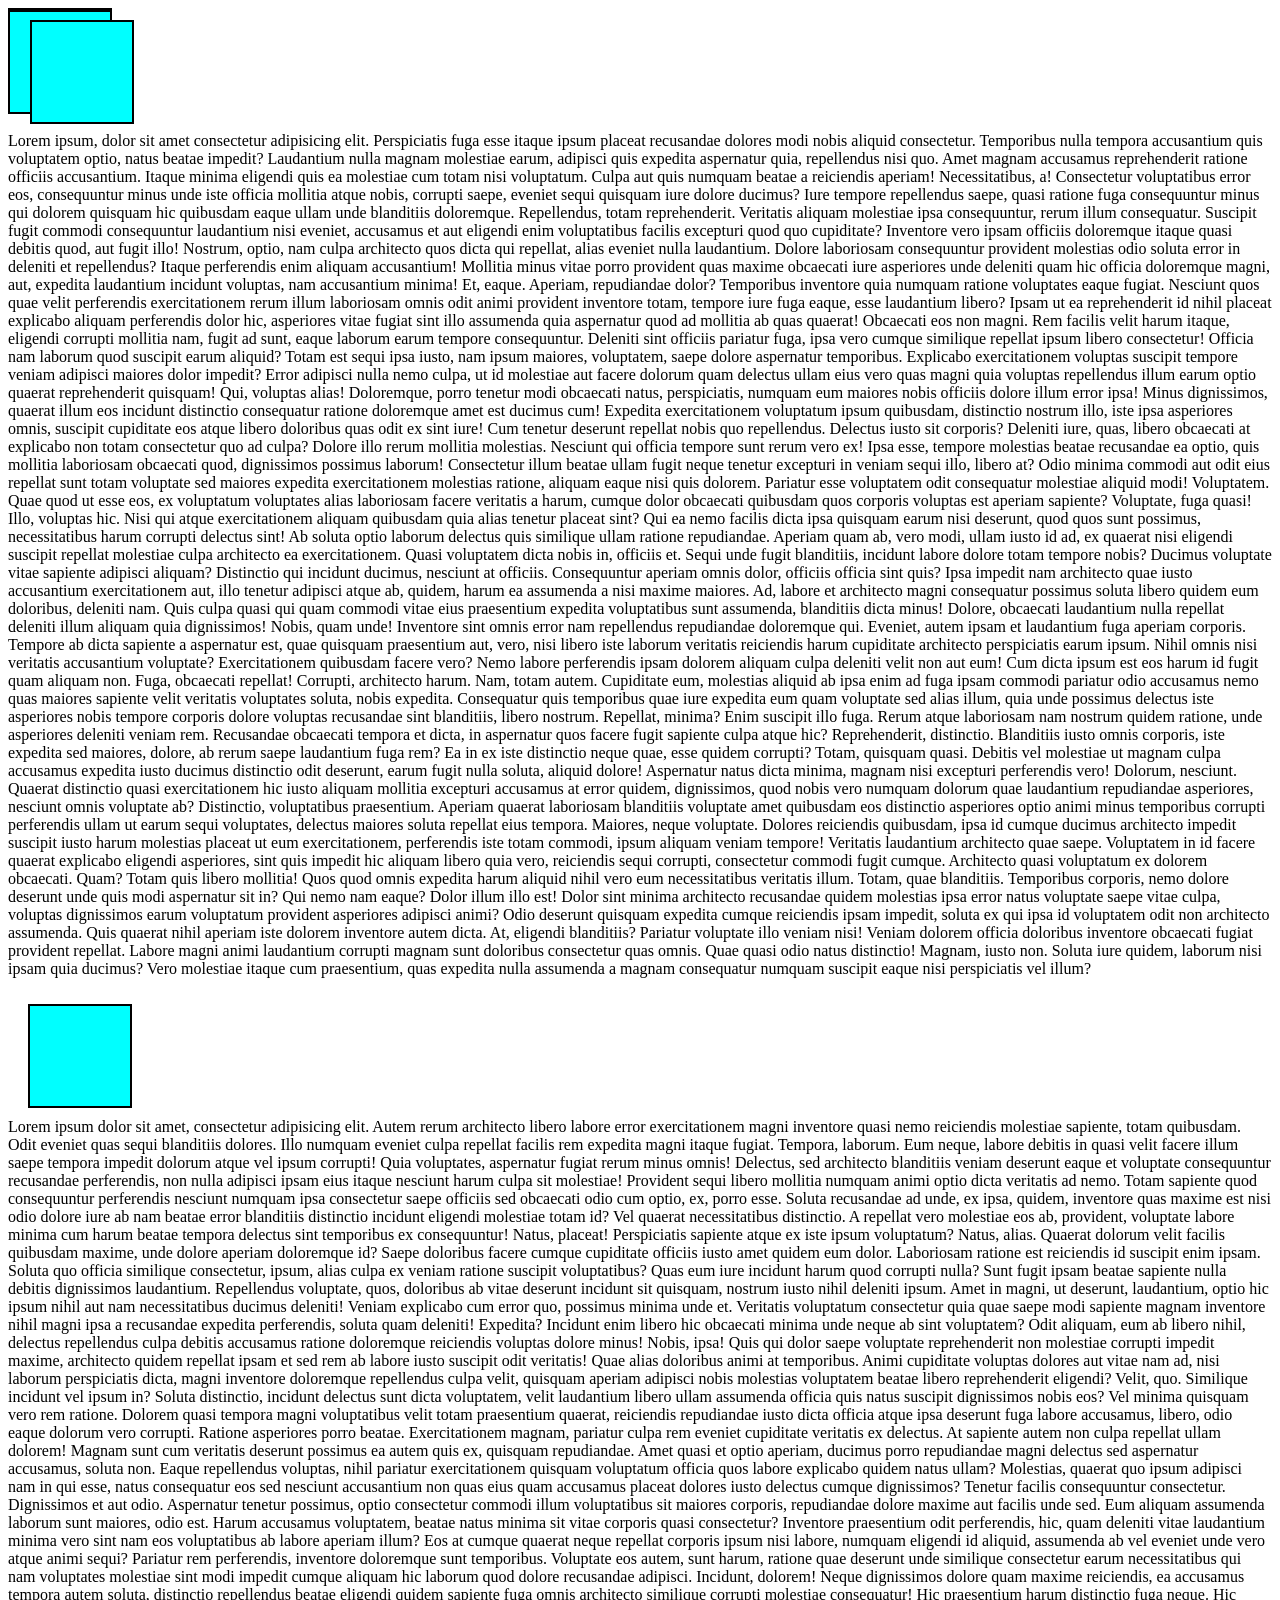
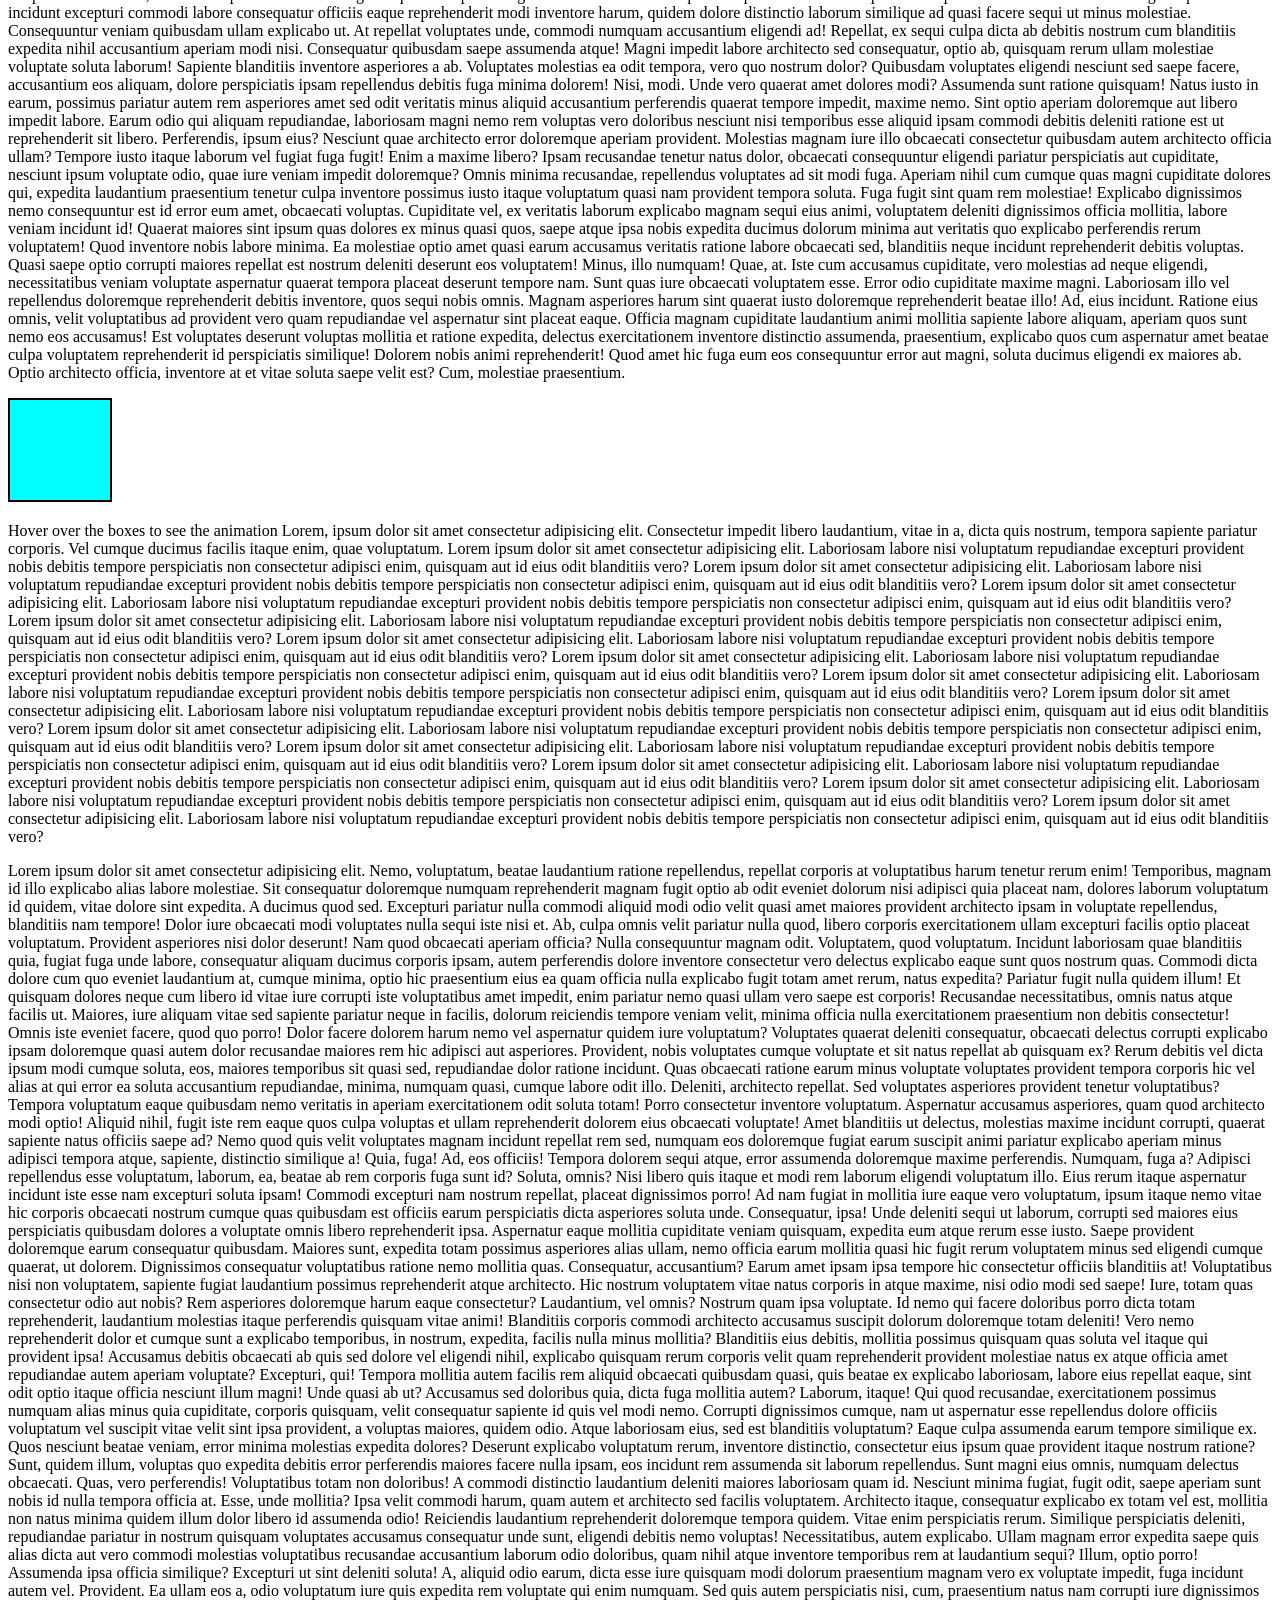
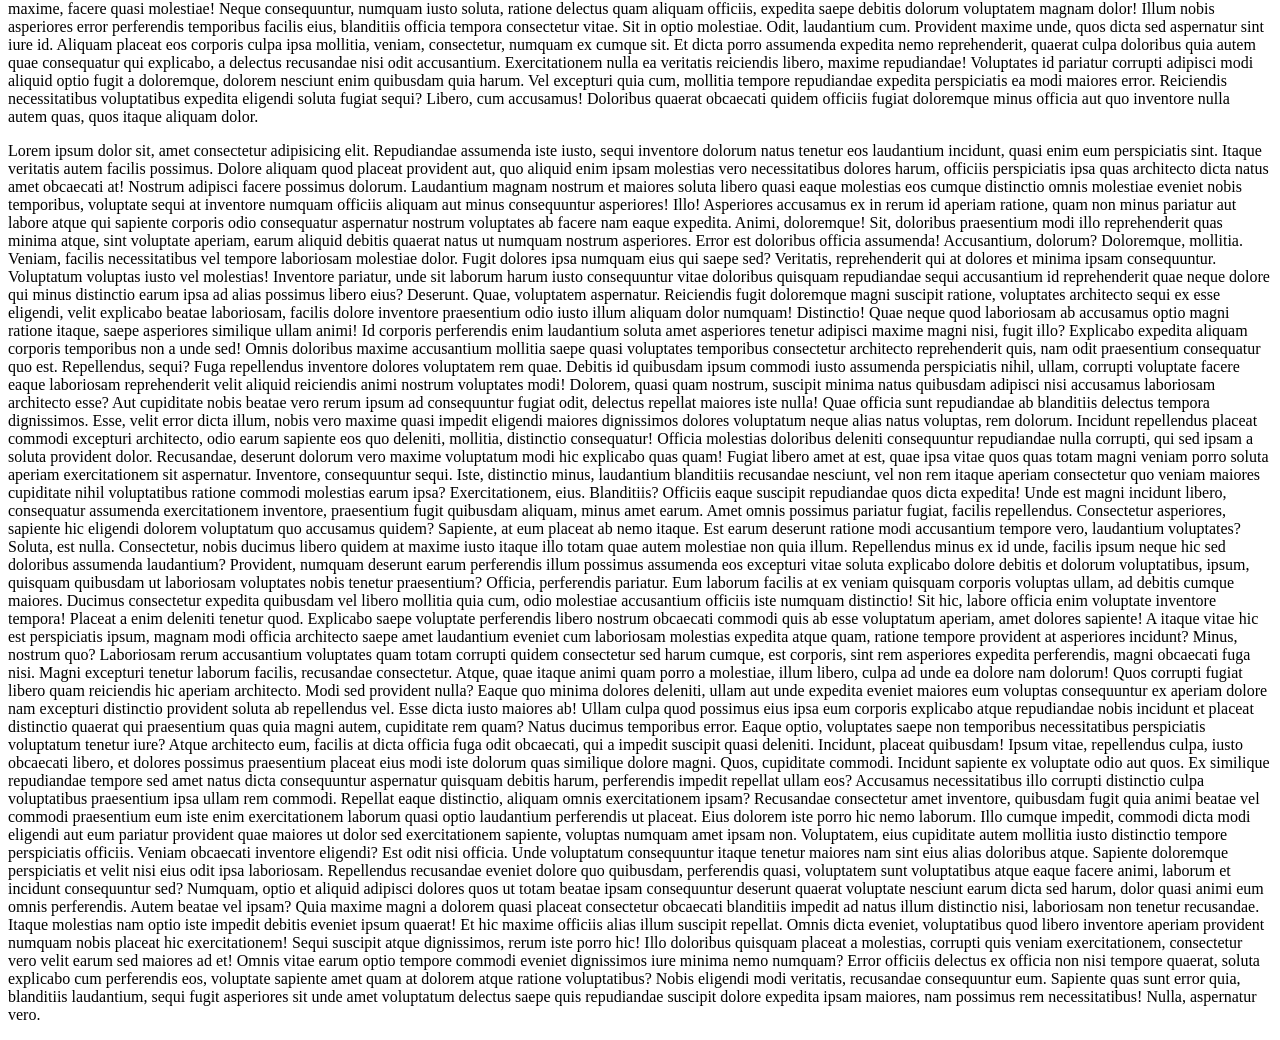
<file: animations/index.html>
<!DOCTYPE html>
<html lang="en">
<head>
    <meta charset="UTF-8">
    <meta name="viewport" content="width=device-width, initial-scale=1.0">
    <title>Document</title>
    <link rel="stylesheet" href="../animations/box.css">
</head>
<body>
    <div id="box1"></div>
    <p>Lorem ipsum, dolor sit amet consectetur adipisicing elit. Perspiciatis fuga esse itaque ipsum placeat recusandae dolores modi nobis aliquid consectetur. Temporibus nulla tempora accusantium quis voluptatem optio, natus beatae impedit?
    Laudantium nulla magnam molestiae earum, adipisci quis expedita aspernatur quia, repellendus nisi quo. Amet magnam accusamus reprehenderit ratione officiis accusantium. Itaque minima eligendi quis ea molestiae cum totam nisi voluptatum.
    Culpa aut quis numquam beatae a reiciendis aperiam! Necessitatibus, a! Consectetur voluptatibus error eos, consequuntur minus unde iste officia mollitia atque nobis, corrupti saepe, eveniet sequi quisquam iure dolore ducimus?
    Iure tempore repellendus saepe, quasi ratione fuga consequuntur minus qui dolorem quisquam hic quibusdam eaque ullam unde blanditiis doloremque. Repellendus, totam reprehenderit. Veritatis aliquam molestiae ipsa consequuntur, rerum illum consequatur.
    Suscipit fugit commodi consequuntur laudantium nisi eveniet, accusamus et aut eligendi enim voluptatibus facilis excepturi quod quo cupiditate? Inventore vero ipsam officiis doloremque itaque quasi debitis quod, aut fugit illo!
    Nostrum, optio, nam culpa architecto quos dicta qui repellat, alias eveniet nulla laudantium. Dolore laboriosam consequuntur provident molestias odio soluta error in deleniti et repellendus? Itaque perferendis enim aliquam accusantium!
    Mollitia minus vitae porro provident quas maxime obcaecati iure asperiores unde deleniti quam hic officia doloremque magni, aut, expedita laudantium incidunt voluptas, nam accusantium minima! Et, eaque. Aperiam, repudiandae dolor?
    Temporibus inventore quia numquam ratione voluptates eaque fugiat. Nesciunt quos quae velit perferendis exercitationem rerum illum laboriosam omnis odit animi provident inventore totam, tempore iure fuga eaque, esse laudantium libero?
    Ipsam ut ea reprehenderit id nihil placeat explicabo aliquam perferendis dolor hic, asperiores vitae fugiat sint illo assumenda quia aspernatur quod ad mollitia ab quas quaerat! Obcaecati eos non magni.
    Rem facilis velit harum itaque, eligendi corrupti mollitia nam, fugit ad sunt, eaque laborum earum tempore consequuntur. Deleniti sint officiis pariatur fuga, ipsa vero cumque similique repellat ipsum libero consectetur!
    Officia nam laborum quod suscipit earum aliquid? Totam est sequi ipsa iusto, nam ipsum maiores, voluptatem, saepe dolore aspernatur temporibus. Explicabo exercitationem voluptas suscipit tempore veniam adipisci maiores dolor impedit?
    Error adipisci nulla nemo culpa, ut id molestiae aut facere dolorum quam delectus ullam eius vero quas magni quia voluptas repellendus illum earum optio quaerat reprehenderit quisquam! Qui, voluptas alias!
    Doloremque, porro tenetur modi obcaecati natus, perspiciatis, numquam eum maiores nobis officiis dolore illum error ipsa! Minus dignissimos, quaerat illum eos incidunt distinctio consequatur ratione doloremque amet est ducimus cum!
    Expedita exercitationem voluptatum ipsum quibusdam, distinctio nostrum illo, iste ipsa asperiores omnis, suscipit cupiditate eos atque libero doloribus quas odit ex sint iure! Cum tenetur deserunt repellat nobis quo repellendus.
    Delectus iusto sit corporis? Deleniti iure, quas, libero obcaecati at explicabo non totam consectetur quo ad culpa? Dolore illo rerum mollitia molestias. Nesciunt qui officia tempore sunt rerum vero ex!
    Ipsa esse, tempore molestias beatae recusandae ea optio, quis mollitia laboriosam obcaecati quod, dignissimos possimus laborum! Consectetur illum beatae ullam fugit neque tenetur excepturi in veniam sequi illo, libero at?
    Odio minima commodi aut odit eius repellat sunt totam voluptate sed maiores expedita exercitationem molestias ratione, aliquam eaque nisi quis dolorem. Pariatur esse voluptatem odit consequatur molestiae aliquid modi! Voluptatem.
    Quae quod ut esse eos, ex voluptatum voluptates alias laboriosam facere veritatis a harum, cumque dolor obcaecati quibusdam quos corporis voluptas est aperiam sapiente? Voluptate, fuga quasi! Illo, voluptas hic.
    Nisi qui atque exercitationem aliquam quibusdam quia alias tenetur placeat sint? Qui ea nemo facilis dicta ipsa quisquam earum nisi deserunt, quod quos sunt possimus, necessitatibus harum corrupti delectus sint!
    Ab soluta optio laborum delectus quis similique ullam ratione repudiandae. Aperiam quam ab, vero modi, ullam iusto id ad, ex quaerat nisi eligendi suscipit repellat molestiae culpa architecto ea exercitationem.
    Quasi voluptatem dicta nobis in, officiis et. Sequi unde fugit blanditiis, incidunt labore dolore totam tempore nobis? Ducimus voluptate vitae sapiente adipisci aliquam? Distinctio qui incidunt ducimus, nesciunt at officiis.
    Consequuntur aperiam omnis dolor, officiis officia sint quis? Ipsa impedit nam architecto quae iusto accusantium exercitationem aut, illo tenetur adipisci atque ab, quidem, harum ea assumenda a nisi maxime maiores.
    Ad, labore et architecto magni consequatur possimus soluta libero quidem eum doloribus, deleniti nam. Quis culpa quasi qui quam commodi vitae eius praesentium expedita voluptatibus sunt assumenda, blanditiis dicta minus!
    Dolore, obcaecati laudantium nulla repellat deleniti illum aliquam quia dignissimos! Nobis, quam unde! Inventore sint omnis error nam repellendus repudiandae doloremque qui. Eveniet, autem ipsam et laudantium fuga aperiam corporis.
    Tempore ab dicta sapiente a aspernatur est, quae quisquam praesentium aut, vero, nisi libero iste laborum veritatis reiciendis harum cupiditate architecto perspiciatis earum ipsum. Nihil omnis nisi veritatis accusantium voluptate?
    Exercitationem quibusdam facere vero? Nemo labore perferendis ipsam dolorem aliquam culpa deleniti velit non aut eum! Cum dicta ipsum est eos harum id fugit quam aliquam non. Fuga, obcaecati repellat!
    Corrupti, architecto harum. Nam, totam autem. Cupiditate eum, molestias aliquid ab ipsa enim ad fuga ipsam commodi pariatur odio accusamus nemo quas maiores sapiente velit veritatis voluptates soluta, nobis expedita.
    Consequatur quis temporibus quae iure expedita eum quam voluptate sed alias illum, quia unde possimus delectus iste asperiores nobis tempore corporis dolore voluptas recusandae sint blanditiis, libero nostrum. Repellat, minima?
    Enim suscipit illo fuga. Rerum atque laboriosam nam nostrum quidem ratione, unde asperiores deleniti veniam rem. Recusandae obcaecati tempora et dicta, in aspernatur quos facere fugit sapiente culpa atque hic?
    Reprehenderit, distinctio. Blanditiis iusto omnis corporis, iste expedita sed maiores, dolore, ab rerum saepe laudantium fuga rem? Ea in ex iste distinctio neque quae, esse quidem corrupti? Totam, quisquam quasi.
    Debitis vel molestiae ut magnam culpa accusamus expedita iusto ducimus distinctio odit deserunt, earum fugit nulla soluta, aliquid dolore! Aspernatur natus dicta minima, magnam nisi excepturi perferendis vero! Dolorum, nesciunt.
    Quaerat distinctio quasi exercitationem hic iusto aliquam mollitia excepturi accusamus at error quidem, dignissimos, quod nobis vero numquam dolorum quae laudantium repudiandae asperiores, nesciunt omnis voluptate ab? Distinctio, voluptatibus praesentium.
    Aperiam quaerat laboriosam blanditiis voluptate amet quibusdam eos distinctio asperiores optio animi minus temporibus corrupti perferendis ullam ut earum sequi voluptates, delectus maiores soluta repellat eius tempora. Maiores, neque voluptate.
    Dolores reiciendis quibusdam, ipsa id cumque ducimus architecto impedit suscipit iusto harum molestias placeat ut eum exercitationem, perferendis iste totam commodi, ipsum aliquam veniam tempore! Veritatis laudantium architecto quae saepe.
    Voluptatem in id facere quaerat explicabo eligendi asperiores, sint quis impedit hic aliquam libero quia vero, reiciendis sequi corrupti, consectetur commodi fugit cumque. Architecto quasi voluptatum ex dolorem obcaecati. Quam?
    Totam quis libero mollitia! Quos quod omnis expedita harum aliquid nihil vero eum necessitatibus veritatis illum. Totam, quae blanditiis. Temporibus corporis, nemo dolore deserunt unde quis modi aspernatur sit in?
    Qui nemo nam eaque? Dolor illum illo est! Dolor sint minima architecto recusandae quidem molestias ipsa error natus voluptate saepe vitae culpa, voluptas dignissimos earum voluptatum provident asperiores adipisci animi?
    Odio deserunt quisquam expedita cumque reiciendis ipsam impedit, soluta ex qui ipsa id voluptatem odit non architecto assumenda. Quis quaerat nihil aperiam iste dolorem inventore autem dicta. At, eligendi blanditiis?
    Pariatur voluptate illo veniam nisi! Veniam dolorem officia doloribus inventore obcaecati fugiat provident repellat. Labore magni animi laudantium corrupti magnam sunt doloribus consectetur quas omnis. Quae quasi odio natus distinctio!
    Magnam, iusto non. Soluta iure quidem, laborum nisi ipsam quia ducimus? Vero molestiae itaque cum praesentium, quas expedita nulla assumenda a magnam consequatur numquam suscipit eaque nisi perspiciatis vel illum?
    </p>
    <div id="box2"></div>
    <p>Lorem ipsum dolor sit amet, consectetur adipisicing elit. Autem rerum architecto libero labore error exercitationem magni inventore quasi nemo reiciendis molestiae sapiente, totam quibusdam. Odit eveniet quas sequi blanditiis dolores.
    Illo numquam eveniet culpa repellat facilis rem expedita magni itaque fugiat. Tempora, laborum. Eum neque, labore debitis in quasi velit facere illum saepe tempora impedit dolorum atque vel ipsum corrupti!
    Quia voluptates, aspernatur fugiat rerum minus omnis! Delectus, sed architecto blanditiis veniam deserunt eaque et voluptate consequuntur recusandae perferendis, non nulla adipisci ipsam eius itaque nesciunt harum culpa sit molestiae!
    Provident sequi libero mollitia numquam animi optio dicta veritatis ad nemo. Totam sapiente quod consequuntur perferendis nesciunt numquam ipsa consectetur saepe officiis sed obcaecati odio cum optio, ex, porro esse.
    Soluta recusandae ad unde, ex ipsa, quidem, inventore quas maxime est nisi odio dolore iure ab nam beatae error blanditiis distinctio incidunt eligendi molestiae totam id? Vel quaerat necessitatibus distinctio.
    A repellat vero molestiae eos ab, provident, voluptate labore minima cum harum beatae tempora delectus sint temporibus ex consequuntur! Natus, placeat! Perspiciatis sapiente atque ex iste ipsum voluptatum? Natus, alias.
    Quaerat dolorum velit facilis quibusdam maxime, unde dolore aperiam doloremque id? Saepe doloribus facere cumque cupiditate officiis iusto amet quidem eum dolor. Laboriosam ratione est reiciendis id suscipit enim ipsam.
    Soluta quo officia similique consectetur, ipsum, alias culpa ex veniam ratione suscipit voluptatibus? Quas eum iure incidunt harum quod corrupti nulla? Sunt fugit ipsam beatae sapiente nulla debitis dignissimos laudantium.
    Repellendus voluptate, quos, doloribus ab vitae deserunt incidunt sit quisquam, nostrum iusto nihil deleniti ipsum. Amet in magni, ut deserunt, laudantium, optio hic ipsum nihil aut nam necessitatibus ducimus deleniti!
    Veniam explicabo cum error quo, possimus minima unde et. Veritatis voluptatum consectetur quia quae saepe modi sapiente magnam inventore nihil magni ipsa a recusandae expedita perferendis, soluta quam deleniti! Expedita?
    Incidunt enim libero hic obcaecati minima unde neque ab sint voluptatem? Odit aliquam, eum ab libero nihil, delectus repellendus culpa debitis accusamus ratione doloremque reiciendis voluptas dolore minus! Nobis, ipsa!
    Quis qui dolor saepe voluptate reprehenderit non molestiae corrupti impedit maxime, architecto quidem repellat ipsam et sed rem ab labore iusto suscipit odit veritatis! Quae alias doloribus animi at temporibus.
    Animi cupiditate voluptas dolores aut vitae nam ad, nisi laborum perspiciatis dicta, magni inventore doloremque repellendus culpa velit, quisquam aperiam adipisci nobis molestias voluptatem beatae libero reprehenderit eligendi? Velit, quo.
    Similique incidunt vel ipsum in? Soluta distinctio, incidunt delectus sunt dicta voluptatem, velit laudantium libero ullam assumenda officia quis natus suscipit dignissimos nobis eos? Vel minima quisquam vero rem ratione.
    Dolorem quasi tempora magni voluptatibus velit totam praesentium quaerat, reiciendis repudiandae iusto dicta officia atque ipsa deserunt fuga labore accusamus, libero, odio eaque dolorum vero corrupti. Ratione asperiores porro beatae.
    Exercitationem magnam, pariatur culpa rem eveniet cupiditate veritatis ex delectus. At sapiente autem non culpa repellat ullam dolorem! Magnam sunt cum veritatis deserunt possimus ea autem quis ex, quisquam repudiandae.
    Amet quasi et optio aperiam, ducimus porro repudiandae magni delectus sed aspernatur accusamus, soluta non. Eaque repellendus voluptas, nihil pariatur exercitationem quisquam voluptatum officia quos labore explicabo quidem natus ullam?
    Molestias, quaerat quo ipsum adipisci nam in qui esse, natus consequatur eos sed nesciunt accusantium non quas eius quam accusamus placeat dolores iusto delectus cumque dignissimos? Tenetur facilis consequuntur consectetur.
    Dignissimos et aut odio. Aspernatur tenetur possimus, optio consectetur commodi illum voluptatibus sit maiores corporis, repudiandae dolore maxime aut facilis unde sed. Eum aliquam assumenda laborum sunt maiores, odio est.
    Harum accusamus voluptatem, beatae natus minima sit vitae corporis quasi consectetur? Inventore praesentium odit perferendis, hic, quam deleniti vitae laudantium minima vero sint nam eos voluptatibus ab labore aperiam illum?
    Eos at cumque quaerat neque repellat corporis ipsum nisi labore, numquam eligendi id aliquid, assumenda ab vel eveniet unde vero atque animi sequi? Pariatur rem perferendis, inventore doloremque sunt temporibus.
    Voluptate eos autem, sunt harum, ratione quae deserunt unde similique consectetur earum necessitatibus qui nam voluptates molestiae sint modi impedit cumque aliquam hic laborum quod dolore recusandae adipisci. Incidunt, dolorem!
    Neque dignissimos dolore quam maxime reiciendis, ea accusamus tempora autem soluta, distinctio repellendus beatae eligendi quidem sapiente fuga omnis architecto similique corrupti molestiae consequatur! Hic praesentium harum distinctio fuga neque.
    Hic incidunt excepturi commodi labore consequatur officiis eaque reprehenderit modi inventore harum, quidem dolore distinctio laborum similique ad quasi facere sequi ut minus molestiae. Consequuntur veniam quibusdam ullam explicabo ut.
    At repellat voluptates unde, commodi numquam accusantium eligendi ad! Repellat, ex sequi culpa dicta ab debitis nostrum cum blanditiis expedita nihil accusantium aperiam modi nisi. Consequatur quibusdam saepe assumenda atque!
    Magni impedit labore architecto sed consequatur, optio ab, quisquam rerum ullam molestiae voluptate soluta laborum! Sapiente blanditiis inventore asperiores a ab. Voluptates molestias ea odit tempora, vero quo nostrum dolor?
    Quibusdam voluptates eligendi nesciunt sed saepe facere, accusantium eos aliquam, dolore perspiciatis ipsam repellendus debitis fuga minima dolorem! Nisi, modi. Unde vero quaerat amet dolores modi? Assumenda sunt ratione quisquam!
    Natus iusto in earum, possimus pariatur autem rem asperiores amet sed odit veritatis minus aliquid accusantium perferendis quaerat tempore impedit, maxime nemo. Sint optio aperiam doloremque aut libero impedit labore.
    Earum odio qui aliquam repudiandae, laboriosam magni nemo rem voluptas vero doloribus nesciunt nisi temporibus esse aliquid ipsam commodi debitis deleniti ratione est ut reprehenderit sit libero. Perferendis, ipsum eius?
    Nesciunt quae architecto error doloremque aperiam provident. Molestias magnam iure illo obcaecati consectetur quibusdam autem architecto officia ullam? Tempore iusto itaque laborum vel fugiat fuga fugit! Enim a maxime libero?
    Ipsam recusandae tenetur natus dolor, obcaecati consequuntur eligendi pariatur perspiciatis aut cupiditate, nesciunt ipsum voluptate odio, quae iure veniam impedit doloremque? Omnis minima recusandae, repellendus voluptates ad sit modi fuga.
    Aperiam nihil cum cumque quas magni cupiditate dolores qui, expedita laudantium praesentium tenetur culpa inventore possimus iusto itaque voluptatum quasi nam provident tempora soluta. Fuga fugit sint quam rem molestiae!
    Explicabo dignissimos nemo consequuntur est id error eum amet, obcaecati voluptas. Cupiditate vel, ex veritatis laborum explicabo magnam sequi eius animi, voluptatem deleniti dignissimos officia mollitia, labore veniam incidunt id!
    Quaerat maiores sint ipsum quas dolores ex minus quasi quos, saepe atque ipsa nobis expedita ducimus dolorum minima aut veritatis quo explicabo perferendis rerum voluptatem! Quod inventore nobis labore minima.
    Ea molestiae optio amet quasi earum accusamus veritatis ratione labore obcaecati sed, blanditiis neque incidunt reprehenderit debitis voluptas. Quasi saepe optio corrupti maiores repellat est nostrum deleniti deserunt eos voluptatem!
    Minus, illo numquam! Quae, at. Iste cum accusamus cupiditate, vero molestias ad neque eligendi, necessitatibus veniam voluptate aspernatur quaerat tempora placeat deserunt tempore nam. Sunt quas iure obcaecati voluptatem esse.
    Error odio cupiditate maxime magni. Laboriosam illo vel repellendus doloremque reprehenderit debitis inventore, quos sequi nobis omnis. Magnam asperiores harum sint quaerat iusto doloremque reprehenderit beatae illo! Ad, eius incidunt.
    Ratione eius omnis, velit voluptatibus ad provident vero quam repudiandae vel aspernatur sint placeat eaque. Officia magnam cupiditate laudantium animi mollitia sapiente labore aliquam, aperiam quos sunt nemo eos accusamus!
    Est voluptates deserunt voluptas mollitia et ratione expedita, delectus exercitationem inventore distinctio assumenda, praesentium, explicabo quos cum aspernatur amet beatae culpa voluptatem reprehenderit id perspiciatis similique! Dolorem nobis animi reprehenderit!
    Quod amet hic fuga eum eos consequuntur error aut magni, soluta ducimus eligendi ex maiores ab. Optio architecto officia, inventore at et vitae soluta saepe velit est? Cum, molestiae praesentium.</p>
    <div id="box3"></div>
    <p>Hover over the boxes to see the animation
        Lorem, ipsum dolor sit amet consectetur adipisicing elit. Consectetur impedit libero laudantium, vitae in a, dicta quis nostrum, tempora sapiente pariatur corporis. Vel cumque ducimus facilis itaque enim, quae voluptatum.
        Lorem ipsum dolor sit amet consectetur adipisicing elit. Laboriosam labore nisi voluptatum repudiandae excepturi provident nobis debitis tempore perspiciatis non consectetur adipisci enim, quisquam aut id eius odit blanditiis vero?
        Lorem ipsum dolor sit amet consectetur adipisicing elit. Laboriosam labore nisi voluptatum repudiandae excepturi provident nobis debitis tempore perspiciatis non consectetur adipisci enim, quisquam aut id eius odit blanditiis vero?
        Lorem ipsum dolor sit amet consectetur adipisicing elit. Laboriosam labore nisi voluptatum repudiandae excepturi provident nobis debitis tempore perspiciatis non consectetur adipisci enim, quisquam aut id eius odit blanditiis vero?
        Lorem ipsum dolor sit amet consectetur adipisicing elit. Laboriosam labore nisi voluptatum repudiandae excepturi provident nobis debitis tempore perspiciatis non consectetur adipisci enim, quisquam aut id eius odit blanditiis vero?
        Lorem ipsum dolor sit amet consectetur adipisicing elit. Laboriosam labore nisi voluptatum repudiandae excepturi provident nobis debitis tempore perspiciatis non consectetur adipisci enim, quisquam aut id eius odit blanditiis vero?
        Lorem ipsum dolor sit amet consectetur adipisicing elit. Laboriosam labore nisi voluptatum repudiandae excepturi provident nobis debitis tempore perspiciatis non consectetur adipisci enim, quisquam aut id eius odit blanditiis vero?
        Lorem ipsum dolor sit amet consectetur adipisicing elit. Laboriosam labore nisi voluptatum repudiandae excepturi provident nobis debitis tempore perspiciatis non consectetur adipisci enim, quisquam aut id eius odit blanditiis vero?
        Lorem ipsum dolor sit amet consectetur adipisicing elit. Laboriosam labore nisi voluptatum repudiandae excepturi provident nobis debitis tempore perspiciatis non consectetur adipisci enim, quisquam aut id eius odit blanditiis vero?
        Lorem ipsum dolor sit amet consectetur adipisicing elit. Laboriosam labore nisi voluptatum repudiandae excepturi provident nobis debitis tempore perspiciatis non consectetur adipisci enim, quisquam aut id eius odit blanditiis vero?
        Lorem ipsum dolor sit amet consectetur adipisicing elit. Laboriosam labore nisi voluptatum repudiandae excepturi provident nobis debitis tempore perspiciatis non consectetur adipisci enim, quisquam aut id eius odit blanditiis vero?
        Lorem ipsum dolor sit amet consectetur adipisicing elit. Laboriosam labore nisi voluptatum repudiandae excepturi provident nobis debitis tempore perspiciatis non consectetur adipisci enim, quisquam aut id eius odit blanditiis vero?
        Lorem ipsum dolor sit amet consectetur adipisicing elit. Laboriosam labore nisi voluptatum repudiandae excepturi provident nobis debitis tempore perspiciatis non consectetur adipisci enim, quisquam aut id eius odit blanditiis vero?
        Lorem ipsum dolor sit amet consectetur adipisicing elit. Laboriosam labore nisi voluptatum repudiandae excepturi provident nobis debitis tempore perspiciatis non consectetur adipisci enim, quisquam aut id eius odit blanditiis vero?
    </p>
    <div id="box4"></div>
    <p>Lorem ipsum dolor sit amet consectetur adipisicing elit. Nemo, voluptatum, beatae laudantium ratione repellendus, repellat corporis at voluptatibus harum tenetur rerum enim! Temporibus, magnam id illo explicabo alias labore molestiae.
    Sit consequatur doloremque numquam reprehenderit magnam fugit optio ab odit eveniet dolorum nisi adipisci quia placeat nam, dolores laborum voluptatum id quidem, vitae dolore sint expedita. A ducimus quod sed.
    Excepturi pariatur nulla commodi aliquid modi odio velit quasi amet maiores provident architecto ipsam in voluptate repellendus, blanditiis nam tempore! Dolor iure obcaecati modi voluptates nulla sequi iste nisi et.
    Ab, culpa omnis velit pariatur nulla quod, libero corporis exercitationem ullam excepturi facilis optio placeat voluptatum. Provident asperiores nisi dolor deserunt! Nam quod obcaecati aperiam officia? Nulla consequuntur magnam odit.
    Voluptatem, quod voluptatum. Incidunt laboriosam quae blanditiis quia, fugiat fuga unde labore, consequatur aliquam ducimus corporis ipsam, autem perferendis dolore inventore consectetur vero delectus explicabo eaque sunt quos nostrum quas.
    Commodi dicta dolore cum quo eveniet laudantium at, cumque minima, optio hic praesentium eius ea quam officia nulla explicabo fugit totam amet rerum, natus expedita? Pariatur fugit nulla quidem illum!
    Et quisquam dolores neque cum libero id vitae iure corrupti iste voluptatibus amet impedit, enim pariatur nemo quasi ullam vero saepe est corporis! Recusandae necessitatibus, omnis natus atque facilis ut.
    Maiores, iure aliquam vitae sed sapiente pariatur neque in facilis, dolorum reiciendis tempore veniam velit, minima officia nulla exercitationem praesentium non debitis consectetur! Omnis iste eveniet facere, quod quo porro!
    Dolor facere dolorem harum nemo vel aspernatur quidem iure voluptatum? Voluptates quaerat deleniti consequatur, obcaecati delectus corrupti explicabo ipsam doloremque quasi autem dolor recusandae maiores rem hic adipisci aut asperiores.
    Provident, nobis voluptates cumque voluptate et sit natus repellat ab quisquam ex? Rerum debitis vel dicta ipsum modi cumque soluta, eos, maiores temporibus sit quasi sed, repudiandae dolor ratione incidunt.
    Quas obcaecati ratione earum minus voluptate voluptates provident tempora corporis hic vel alias at qui error ea soluta accusantium repudiandae, minima, numquam quasi, cumque labore odit illo. Deleniti, architecto repellat.
    Sed voluptates asperiores provident tenetur voluptatibus? Tempora voluptatum eaque quibusdam nemo veritatis in aperiam exercitationem odit soluta totam! Porro consectetur inventore voluptatum. Aspernatur accusamus asperiores, quam quod architecto modi optio!
    Aliquid nihil, fugit iste rem eaque quos culpa voluptas et ullam reprehenderit dolorem eius obcaecati voluptate! Amet blanditiis ut delectus, molestias maxime incidunt corrupti, quaerat sapiente natus officiis saepe ad?
    Nemo quod quis velit voluptates magnam incidunt repellat rem sed, numquam eos doloremque fugiat earum suscipit animi pariatur explicabo aperiam minus adipisci tempora atque, sapiente, distinctio similique a! Quia, fuga!
    Ad, eos officiis! Tempora dolorem sequi atque, error assumenda doloremque maxime perferendis. Numquam, fuga a? Adipisci repellendus esse voluptatum, laborum, ea, beatae ab rem corporis fuga sunt id? Soluta, omnis?
    Nisi libero quis itaque et modi rem laborum eligendi voluptatum illo. Eius rerum itaque aspernatur incidunt iste esse nam excepturi soluta ipsam! Commodi excepturi nam nostrum repellat, placeat dignissimos porro!
    Ad nam fugiat in mollitia iure eaque vero voluptatum, ipsum itaque nemo vitae hic corporis obcaecati nostrum cumque quas quibusdam est officiis earum perspiciatis dicta asperiores soluta unde. Consequatur, ipsa!
    Unde deleniti sequi ut laborum, corrupti sed maiores eius perspiciatis quibusdam dolores a voluptate omnis libero reprehenderit ipsa. Aspernatur eaque mollitia cupiditate veniam quisquam, expedita eum atque rerum esse iusto.
    Saepe provident doloremque earum consequatur quibusdam. Maiores sunt, expedita totam possimus asperiores alias ullam, nemo officia earum mollitia quasi hic fugit rerum voluptatem minus sed eligendi cumque quaerat, ut dolorem.
    Dignissimos consequatur voluptatibus ratione nemo mollitia quas. Consequatur, accusantium? Earum amet ipsam ipsa tempore hic consectetur officiis blanditiis at! Voluptatibus nisi non voluptatem, sapiente fugiat laudantium possimus reprehenderit atque architecto.
    Hic nostrum voluptatem vitae natus corporis in atque maxime, nisi odio modi sed saepe! Iure, totam quas consectetur odio aut nobis? Rem asperiores doloremque harum eaque consectetur? Laudantium, vel omnis?
    Nostrum quam ipsa voluptate. Id nemo qui facere doloribus porro dicta totam reprehenderit, laudantium molestias itaque perferendis quisquam vitae animi! Blanditiis corporis commodi architecto accusamus suscipit dolorum doloremque totam deleniti!
    Vero nemo reprehenderit dolor et cumque sunt a explicabo temporibus, in nostrum, expedita, facilis nulla minus mollitia? Blanditiis eius debitis, mollitia possimus quisquam quas soluta vel itaque qui provident ipsa!
    Accusamus debitis obcaecati ab quis sed dolore vel eligendi nihil, explicabo quisquam rerum corporis velit quam reprehenderit provident molestiae natus ex atque officia amet repudiandae autem aperiam voluptate? Excepturi, qui!
    Tempora mollitia autem facilis rem aliquid obcaecati quibusdam quasi, quis beatae ex explicabo laboriosam, labore eius repellat eaque, sint odit optio itaque officia nesciunt illum magni! Unde quasi ab ut?
    Accusamus sed doloribus quia, dicta fuga mollitia autem? Laborum, itaque! Qui quod recusandae, exercitationem possimus numquam alias minus quia cupiditate, corporis quisquam, velit consequatur sapiente id quis vel modi nemo.
    Corrupti dignissimos cumque, nam ut aspernatur esse repellendus dolore officiis voluptatum vel suscipit vitae velit sint ipsa provident, a voluptas maiores, quidem odio. Atque laboriosam eius, sed est blanditiis voluptatum?
    Eaque culpa assumenda earum tempore similique ex. Quos nesciunt beatae veniam, error minima molestias expedita dolores? Deserunt explicabo voluptatum rerum, inventore distinctio, consectetur eius ipsum quae provident itaque nostrum ratione?
    Sunt, quidem illum, voluptas quo expedita debitis error perferendis maiores facere nulla ipsam, eos incidunt rem assumenda sit laborum repellendus. Sunt magni eius omnis, numquam delectus obcaecati. Quas, vero perferendis!
    Voluptatibus totam non doloribus! A commodi distinctio laudantium deleniti maiores laboriosam quam id. Nesciunt minima fugiat, fugit odit, saepe aperiam sunt nobis id nulla tempora officia at. Esse, unde mollitia?
    Ipsa velit commodi harum, quam autem et architecto sed facilis voluptatem. Architecto itaque, consequatur explicabo ex totam vel est, mollitia non natus minima quidem illum dolor libero id assumenda odio!
    Reiciendis laudantium reprehenderit doloremque tempora quidem. Vitae enim perspiciatis rerum. Similique perspiciatis deleniti, repudiandae pariatur in nostrum quisquam voluptates accusamus consequatur unde sunt, eligendi debitis nemo voluptas! Necessitatibus, autem explicabo.
    Ullam magnam error expedita saepe quis alias dicta aut vero commodi molestias voluptatibus recusandae accusantium laborum odio doloribus, quam nihil atque inventore temporibus rem at laudantium sequi? Illum, optio porro!
    Assumenda ipsa officia similique? Excepturi ut sint deleniti soluta! A, aliquid odio earum, dicta esse iure quisquam modi dolorum praesentium magnam vero ex voluptate impedit, fuga incidunt autem vel. Provident.
    Ea ullam eos a, odio voluptatum iure quis expedita rem voluptate qui enim numquam. Sed quis autem perspiciatis nisi, cum, praesentium natus nam corrupti iure dignissimos maxime, facere quasi molestiae!
    Neque consequuntur, numquam iusto soluta, ratione delectus quam aliquam officiis, expedita saepe debitis dolorum voluptatem magnam dolor! Illum nobis asperiores error perferendis temporibus facilis eius, blanditiis officia tempora consectetur vitae.
    Sit in optio molestiae. Odit, laudantium cum. Provident maxime unde, quos dicta sed aspernatur sint iure id. Aliquam placeat eos corporis culpa ipsa mollitia, veniam, consectetur, numquam ex cumque sit.
    Et dicta porro assumenda expedita nemo reprehenderit, quaerat culpa doloribus quia autem quae consequatur qui explicabo, a delectus recusandae nisi odit accusantium. Exercitationem nulla ea veritatis reiciendis libero, maxime repudiandae!
    Voluptates id pariatur corrupti adipisci modi aliquid optio fugit a doloremque, dolorem nesciunt enim quibusdam quia harum. Vel excepturi quia cum, mollitia tempore repudiandae expedita perspiciatis ea modi maiores error.
    Reiciendis necessitatibus voluptatibus expedita eligendi soluta fugiat sequi? Libero, cum accusamus! Doloribus quaerat obcaecati quidem officiis fugiat doloremque minus officia aut quo inventore nulla autem quas, quos itaque aliquam dolor.</p>
    <div id="box5"></div>
    <p>Lorem ipsum dolor sit, amet consectetur adipisicing elit. Repudiandae assumenda iste iusto, sequi inventore dolorum natus tenetur eos laudantium incidunt, quasi enim eum perspiciatis sint. Itaque veritatis autem facilis possimus.
    Dolore aliquam quod placeat provident aut, quo aliquid enim ipsam molestias vero necessitatibus dolores harum, officiis perspiciatis ipsa quas architecto dicta natus amet obcaecati at! Nostrum adipisci facere possimus dolorum.
    Laudantium magnam nostrum et maiores soluta libero quasi eaque molestias eos cumque distinctio omnis molestiae eveniet nobis temporibus, voluptate sequi at inventore numquam officiis aliquam aut minus consequuntur asperiores! Illo!
    Asperiores accusamus ex in rerum id aperiam ratione, quam non minus pariatur aut labore atque qui sapiente corporis odio consequatur aspernatur nostrum voluptates ab facere nam eaque expedita. Animi, doloremque!
    Sit, doloribus praesentium modi illo reprehenderit quas minima atque, sint voluptate aperiam, earum aliquid debitis quaerat natus ut numquam nostrum asperiores. Error est doloribus officia assumenda! Accusantium, dolorum? Doloremque, mollitia.
    Veniam, facilis necessitatibus vel tempore laboriosam molestiae dolor. Fugit dolores ipsa numquam eius qui saepe sed? Veritatis, reprehenderit qui at dolores et minima ipsam consequuntur. Voluptatum voluptas iusto vel molestias!
    Inventore pariatur, unde sit laborum harum iusto consequuntur vitae doloribus quisquam repudiandae sequi accusantium id reprehenderit quae neque dolore qui minus distinctio earum ipsa ad alias possimus libero eius? Deserunt.
    Quae, voluptatem aspernatur. Reiciendis fugit doloremque magni suscipit ratione, voluptates architecto sequi ex esse eligendi, velit explicabo beatae laboriosam, facilis dolore inventore praesentium odio iusto illum aliquam dolor numquam! Distinctio!
    Quae neque quod laboriosam ab accusamus optio magni ratione itaque, saepe asperiores similique ullam animi! Id corporis perferendis enim laudantium soluta amet asperiores tenetur adipisci maxime magni nisi, fugit illo?
    Explicabo expedita aliquam corporis temporibus non a unde sed! Omnis doloribus maxime accusantium mollitia saepe quasi voluptates temporibus consectetur architecto reprehenderit quis, nam odit praesentium consequatur quo est. Repellendus, sequi?
    Fuga repellendus inventore dolores voluptatem rem quae. Debitis id quibusdam ipsum commodi iusto assumenda perspiciatis nihil, ullam, corrupti voluptate facere eaque laboriosam reprehenderit velit aliquid reiciendis animi nostrum voluptates modi!
    Dolorem, quasi quam nostrum, suscipit minima natus quibusdam adipisci nisi accusamus laboriosam architecto esse? Aut cupiditate nobis beatae vero rerum ipsum ad consequuntur fugiat odit, delectus repellat maiores iste nulla!
    Quae officia sunt repudiandae ab blanditiis delectus tempora dignissimos. Esse, velit error dicta illum, nobis vero maxime quasi impedit eligendi maiores dignissimos dolores voluptatum neque alias natus voluptas, rem dolorum.
    Incidunt repellendus placeat commodi excepturi architecto, odio earum sapiente eos quo deleniti, mollitia, distinctio consequatur! Officia molestias doloribus deleniti consequuntur repudiandae nulla corrupti, qui sed ipsam a soluta provident dolor.
    Recusandae, deserunt dolorum vero maxime voluptatum modi hic explicabo quas quam! Fugiat libero amet at est, quae ipsa vitae quos quas totam magni veniam porro soluta aperiam exercitationem sit aspernatur.
    Inventore, consequuntur sequi. Iste, distinctio minus, laudantium blanditiis recusandae nesciunt, vel non rem itaque aperiam consectetur quo veniam maiores cupiditate nihil voluptatibus ratione commodi molestias earum ipsa? Exercitationem, eius. Blanditiis?
    Officiis eaque suscipit repudiandae quos dicta expedita! Unde est magni incidunt libero, consequatur assumenda exercitationem inventore, praesentium fugit quibusdam aliquam, minus amet earum. Amet omnis possimus pariatur fugiat, facilis repellendus.
    Consectetur asperiores, sapiente hic eligendi dolorem voluptatum quo accusamus quidem? Sapiente, at eum placeat ab nemo itaque. Est earum deserunt ratione modi accusantium tempore vero, laudantium voluptates? Soluta, est nulla.
    Consectetur, nobis ducimus libero quidem at maxime iusto itaque illo totam quae autem molestiae non quia illum. Repellendus minus ex id unde, facilis ipsum neque hic sed doloribus assumenda laudantium?
    Provident, numquam deserunt earum perferendis illum possimus assumenda eos excepturi vitae soluta explicabo dolore debitis et dolorum voluptatibus, ipsum, quisquam quibusdam ut laboriosam voluptates nobis tenetur praesentium? Officia, perferendis pariatur.
    Eum laborum facilis at ex veniam quisquam corporis voluptas ullam, ad debitis cumque maiores. Ducimus consectetur expedita quibusdam vel libero mollitia quia cum, odio molestiae accusantium officiis iste numquam distinctio!
    Sit hic, labore officia enim voluptate inventore tempora! Placeat a enim deleniti tenetur quod. Explicabo saepe voluptate perferendis libero nostrum obcaecati commodi quis ab esse voluptatum aperiam, amet dolores sapiente!
    A itaque vitae hic est perspiciatis ipsum, magnam modi officia architecto saepe amet laudantium eveniet cum laboriosam molestias expedita atque quam, ratione tempore provident at asperiores incidunt? Minus, nostrum quo?
    Laboriosam rerum accusantium voluptates quam totam corrupti quidem consectetur sed harum cumque, est corporis, sint rem asperiores expedita perferendis, magni obcaecati fuga nisi. Magni excepturi tenetur laborum facilis, recusandae consectetur.
    Atque, quae itaque animi quam porro a molestiae, illum libero, culpa ad unde ea dolore nam dolorum! Quos corrupti fugiat libero quam reiciendis hic aperiam architecto. Modi sed provident nulla?
    Eaque quo minima dolores deleniti, ullam aut unde expedita eveniet maiores eum voluptas consequuntur ex aperiam dolore nam excepturi distinctio provident soluta ab repellendus vel. Esse dicta iusto maiores ab!
    Ullam culpa quod possimus eius ipsa eum corporis explicabo atque repudiandae nobis incidunt et placeat distinctio quaerat qui praesentium quas quia magni autem, cupiditate rem quam? Natus ducimus temporibus error.
    Eaque optio, voluptates saepe non temporibus necessitatibus perspiciatis voluptatum tenetur iure? Atque architecto eum, facilis at dicta officia fuga odit obcaecati, qui a impedit suscipit quasi deleniti. Incidunt, placeat quibusdam!
    Ipsum vitae, repellendus culpa, iusto obcaecati libero, et dolores possimus praesentium placeat eius modi iste dolorum quas similique dolore magni. Quos, cupiditate commodi. Incidunt sapiente ex voluptate odio aut quos.
    Ex similique repudiandae tempore sed amet natus dicta consequuntur aspernatur quisquam debitis harum, perferendis impedit repellat ullam eos? Accusamus necessitatibus illo corrupti distinctio culpa voluptatibus praesentium ipsa ullam rem commodi.
    Repellat eaque distinctio, aliquam omnis exercitationem ipsam? Recusandae consectetur amet inventore, quibusdam fugit quia animi beatae vel commodi praesentium eum iste enim exercitationem laborum quasi optio laudantium perferendis ut placeat.
    Eius dolorem iste porro hic nemo laborum. Illo cumque impedit, commodi dicta modi eligendi aut eum pariatur provident quae maiores ut dolor sed exercitationem sapiente, voluptas numquam amet ipsam non.
    Voluptatem, eius cupiditate autem mollitia iusto distinctio tempore perspiciatis officiis. Veniam obcaecati inventore eligendi? Est odit nisi officia. Unde voluptatum consequuntur itaque tenetur maiores nam sint eius alias doloribus atque.
    Sapiente doloremque perspiciatis et velit nisi eius odit ipsa laboriosam. Repellendus recusandae eveniet dolore quo quibusdam, perferendis quasi, voluptatem sunt voluptatibus atque eaque facere animi, laborum et incidunt consequuntur sed?
    Numquam, optio et aliquid adipisci dolores quos ut totam beatae ipsam consequuntur deserunt quaerat voluptate nesciunt earum dicta sed harum, dolor quasi animi eum omnis perferendis. Autem beatae vel ipsam?
    Quia maxime magni a dolorem quasi placeat consectetur obcaecati blanditiis impedit ad natus illum distinctio nisi, laboriosam non tenetur recusandae. Itaque molestias nam optio iste impedit debitis eveniet ipsum quaerat!
    Et hic maxime officiis alias illum suscipit repellat. Omnis dicta eveniet, voluptatibus quod libero inventore aperiam provident numquam nobis placeat hic exercitationem! Sequi suscipit atque dignissimos, rerum iste porro hic!
    Illo doloribus quisquam placeat a molestias, corrupti quis veniam exercitationem, consectetur vero velit earum sed maiores ad et! Omnis vitae earum optio tempore commodi eveniet dignissimos iure minima nemo numquam?
    Error officiis delectus ex officia non nisi tempore quaerat, soluta explicabo cum perferendis eos, voluptate sapiente amet quam at dolorem atque ratione voluptatibus? Nobis eligendi modi veritatis, recusandae consequuntur eum.
    Sapiente quas sunt error quia, blanditiis laudantium, sequi fugit asperiores sit unde amet voluptatum delectus saepe quis repudiandae suscipit dolore expedita ipsam maiores, nam possimus rem necessitatibus! Nulla, aspernatur vero.</p>
</body>
</html>
</file>
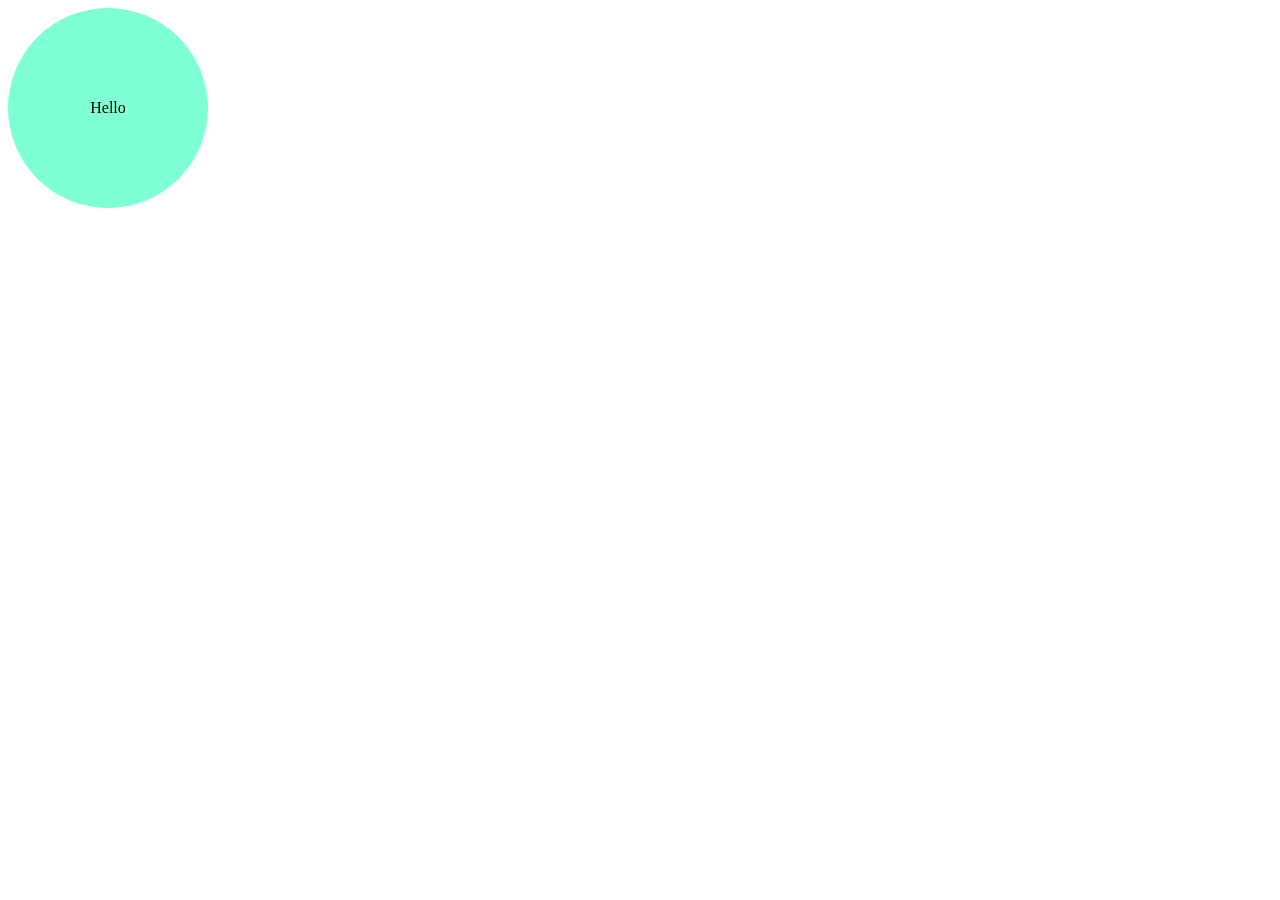
<file: transitions/index.html>
<!DOCTYPE html>
<html lang="en">
<head>
    <meta charset="UTF-8">
    <meta name="viewport" content="width=device-width, initial-scale=1.0">
    <link rel="stylesheet" href="../transitions/style.css">
    <title>Document</title>
</head>
<body>
    <div>
        Hello
    </div>
</body>
</html>
</file>
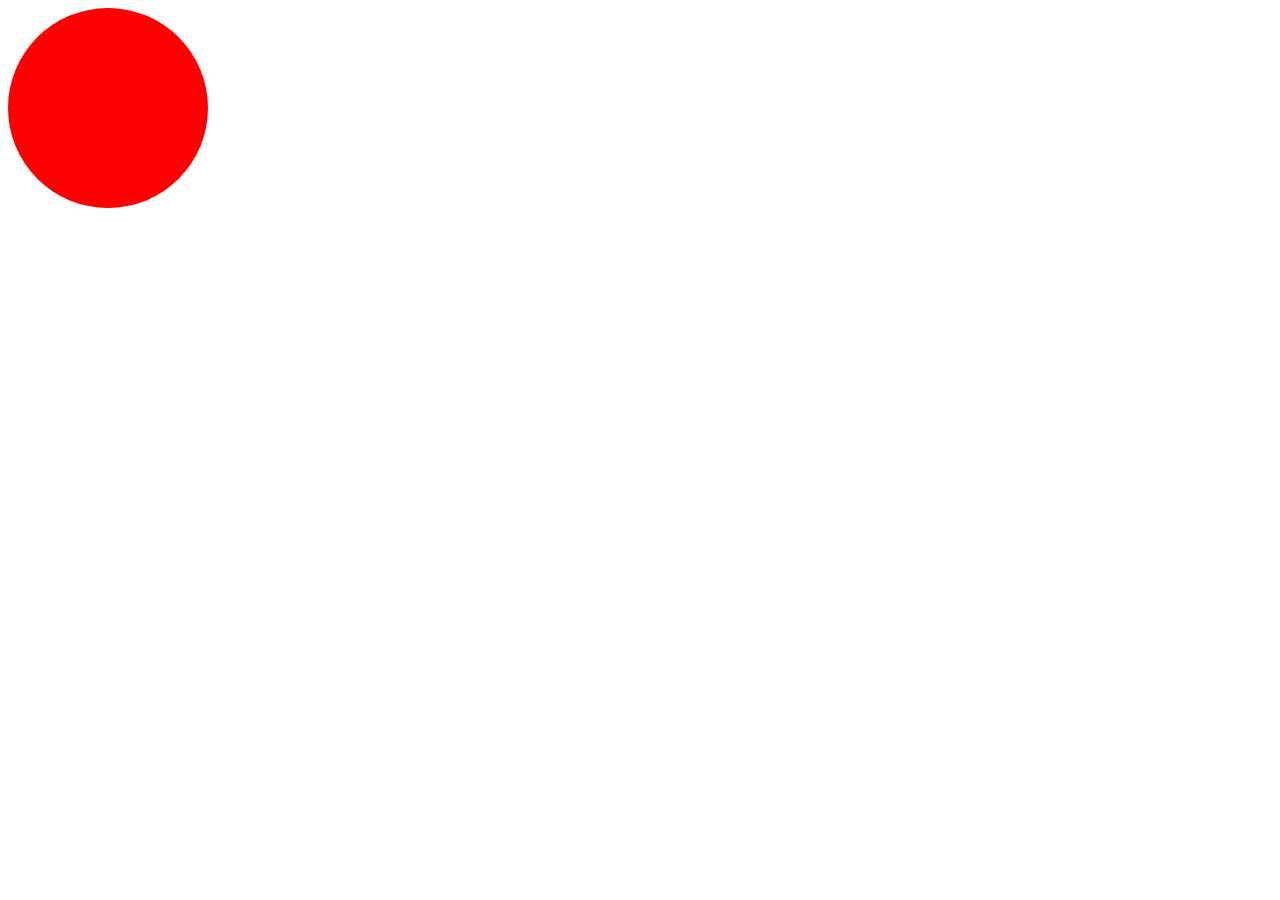
<file: animations/bell.html>
<!DOCTYPE html>
<html lang="en">
<head>
    <meta charset="UTF-8">
    <meta name="viewport" content="width=device-width, initial-scale=1.0">
    <link rel="stylesheet" href="../animations/ball.css">
    <title>Document</title>
</head>
<body>
    <div class="ball"></div>
</body>
</html>
</file>
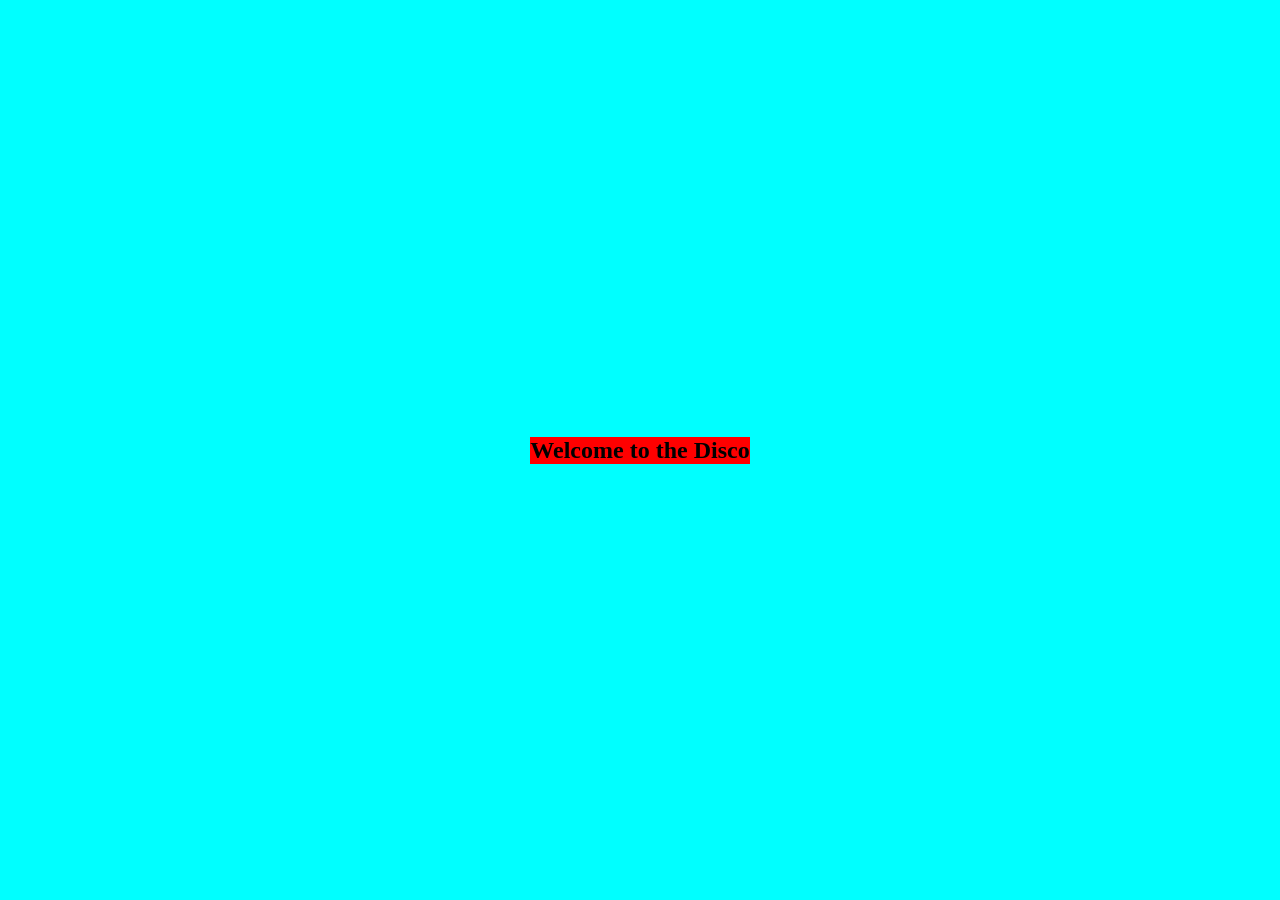
<file: animations/disco.html>
<!DOCTYPE html>
<html lang="en">
<head>
    <meta charset="UTF-8">
    <meta name="viewport" content="width=device-width, initial-scale=1.0">
    <title>Document</title>
    <link rel="stylesheet" href="../animations/disco.css">
</head>
<body>
    <h2>Welcome to the Disco</h2>
</body>
</html>
</file>
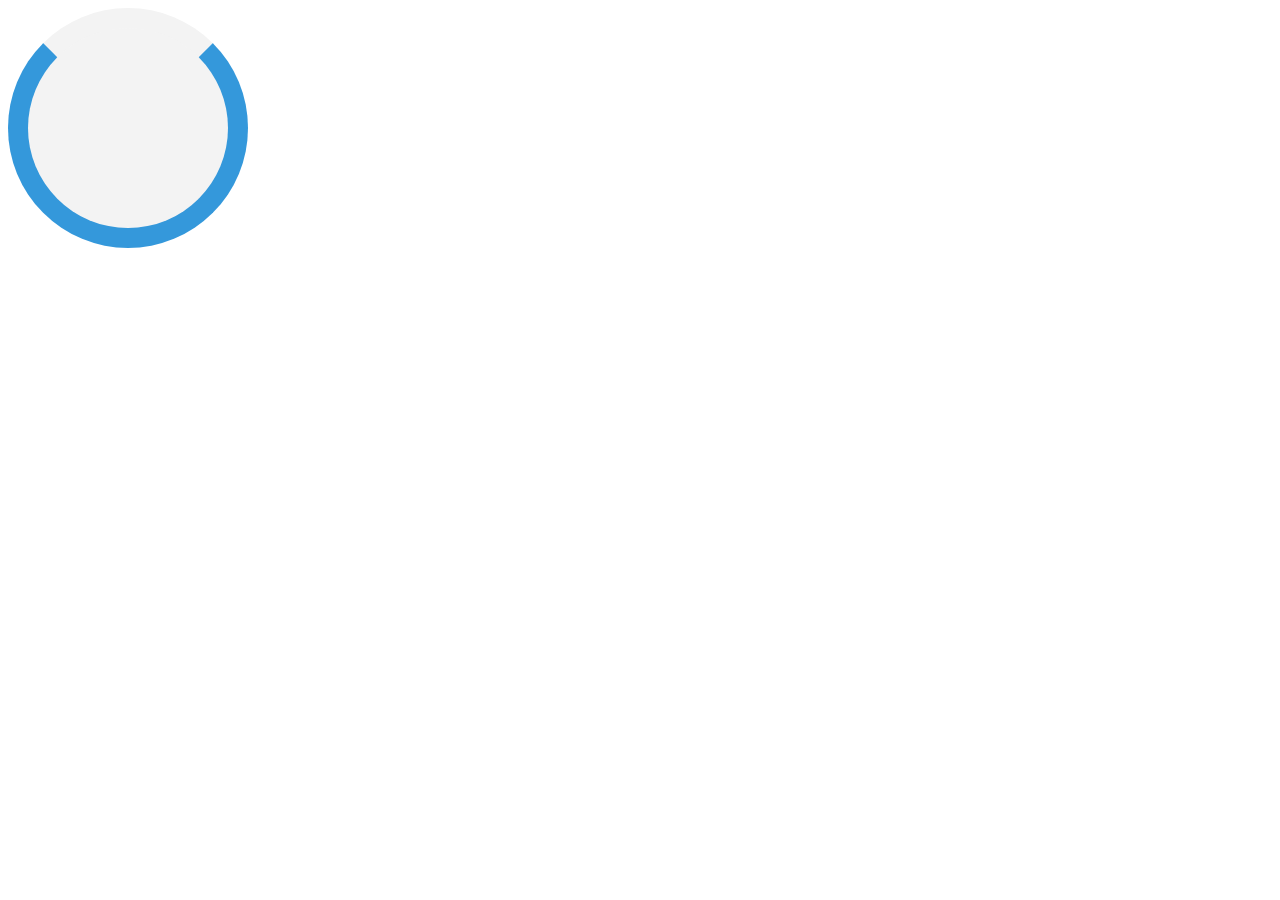
<file: animations/loder.html>
<!DOCTYPE html>
<html lang="en">
<head>
    <meta charset="UTF-8">
    <meta name="viewport" content="width=device-width, initial-scale=1.0">
    <title>Document</title>
    <link rel="stylesheet" href="../animations/style.css">
</head>
<body>
    <div class="loader"></div>
</body>
</html>
</file>
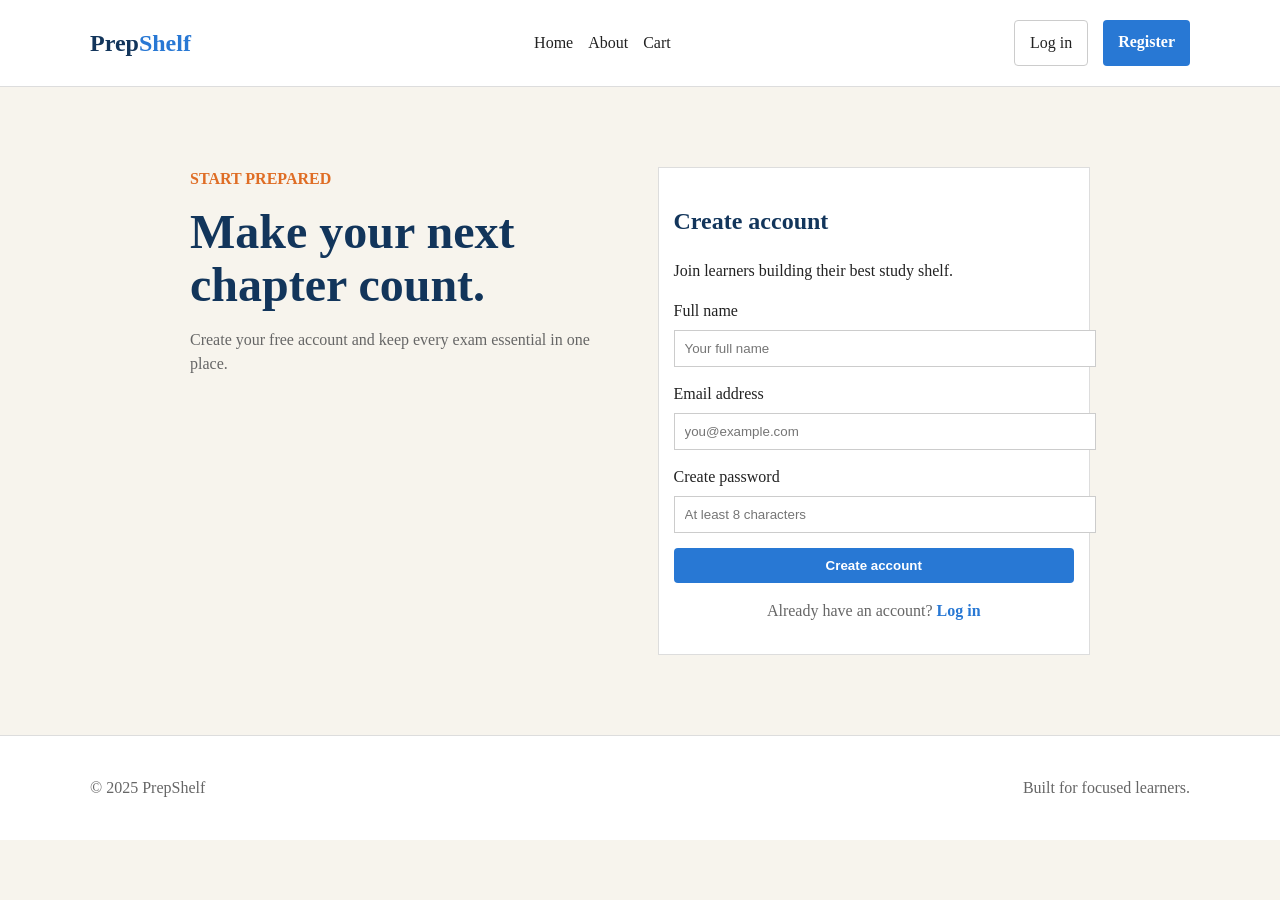
<file: e-commers/about.html>
<!DOCTYPE html>
<html lang="en">
<head>
    <meta charset="UTF-8">
    <meta name="viewport" content="width=device-width, initial-scale=1.0">
    <title>About</title>
    <link rel="icon" href="https://encrypted-tbn0.gstatic.com/images?q=tbn:ANd9GcS2-T8WRNCbMfn1VG8vs58NV5TMyD701wQ6b2Y_j5h_zg&s=10" type="image/x-icon">
    <link rel="stylesheet" href="styles.css">
    <script src="js/script.js" defer></script>
</head>
<body>
    <header class="site-header">
        <nav class="navbar" aria-label="Main navigation">
            <a class="logo" href="index.html">Prep<span>Shelf</span></a>
            <div class="nav-links"><a href="index.html">Home</a><a class="active" href="about.html">About</a><a href="cart.html">Cart <span class="cart-badge" data-cart-count>0</span></a></div>
            <div class="nav-actions"><a class="cart-link" href="login.html">Log in</a><a class="button" href="register.html">Register</a></div>
        </nav>
    </header>
    <main>
        <section class="page-banner"><div class="container"><span class="eyebrow">The idea behind the shelf</span><h1>Less searching.<br>More studying.</h1><p>PrepShelf brings dependable exam books together for the days when focus matters most.</p></div></section>
        <section class="section"><div class="container content-grid"><div class="content-copy"><h2>Built around your preparation</h2><p>Exam preparation can already feel like a full-time job. We make the book-buying part simple by curating useful resources for GATE and government exams in one focused place.</p><p>From concept builders to previous-year papers, every title is chosen to support a real study plan: learn the idea, practice the method, and return for revision.</p></div><aside class="info-box"><h3>What you will find here</h3><ul><li>GATE and engineering reference books</li><li>SSC, banking and aptitude practice</li><li>General knowledge and current affairs</li><li>Previous papers with solutions</li></ul></aside></div></section>
    </main>
    <footer class="site-footer"><div class="container footer-content"><span>© 2025 PrepShelf</span><span>Built for focused learners.</span></div></footer>
</body>
</html>
</file>
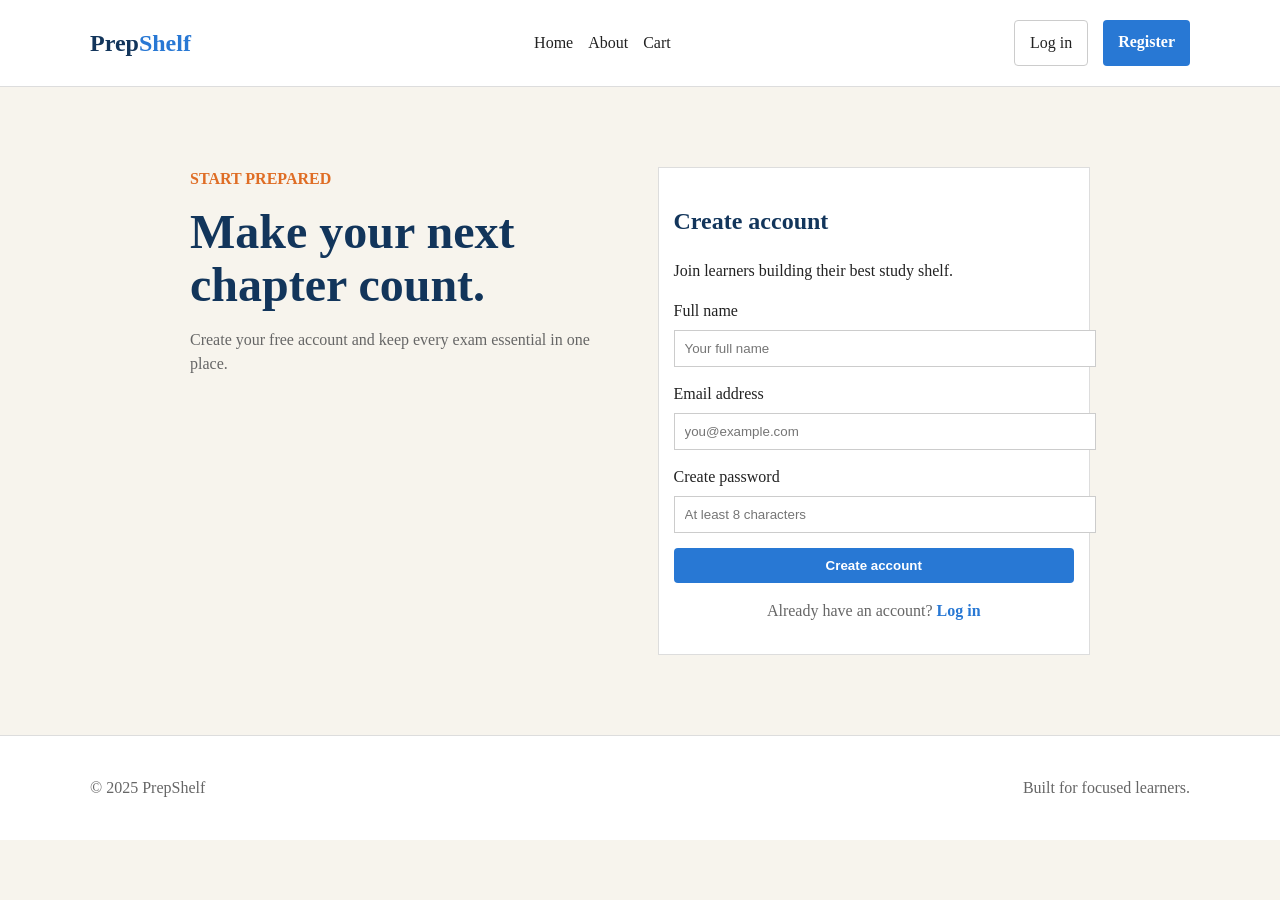
<file: e-commers/cart.html>
<!DOCTYPE html>
<html lang="en">
<head>
    <meta charset="UTF-8">
    <meta name="viewport" content="width=device-width, initial-scale=1.0">
    <title>cart</title>
    <link rel="icon" href="https://encrypted-tbn0.gstatic.com/images?q=tbn:ANd9GcS2-T8WRNCbMfn1VG8vs58NV5TMyD701wQ6b2Y_j5h_zg&s=10" type="image/x-icon">
    <link rel="stylesheet" href="styles.css">
    <script src="js/script.js" defer></script>
</head>
<body>
    <header class="site-header">
        <nav class="navbar" aria-label="Main navigation">
            <a class="logo" href="index.html">Prep<span>Shelf</span></a>
            <div class="nav-links"><a href="index.html">Home</a><a href="about.html">About</a><a class="active" href="cart.html">Cart <span class="cart-badge" data-cart-count>0</span></a></div>
            <div class="nav-actions"><a class="cart-link" href="login.html">Log in</a><a class="button" href="register.html">Register</a></div>
        </nav>
    </header>
    <main>
        <section class="page-banner"><div class="container"><span class="eyebrow">Ready when you are</span><h1>Your study cart</h1><p>Review your essentials before the next study session begins.</p></div></section>
        <section class="section"><div class="container cart-layout"><div class="cart-items" data-cart-items></div><aside class="summary"><h2>Order summary</h2><div class="coupon-box"><label for="coupon">Have a coupon?</label><div class="coupon-row"><input id="coupon" data-coupon-input placeholder="PREP10"><button class="small-button" type="button" data-apply-coupon>Apply</button></div><p class="coupon-message" data-coupon-message>Use PREP10 for 10% off.</p></div><div class="summary-row"><span>Subtotal</span><span data-subtotal>₹0</span></div><div class="summary-row"><span>Discount</span><span data-discount>₹0</span></div><div class="summary-row"><span>Delivery</span><span>Free</span></div><div class="summary-row total"><span>Total</span><span data-total>₹0</span></div><button class="button" type="button" data-checkout>Place order</button></aside></div></section>
    </main>
    <footer class="site-footer"><div class="container footer-content"><span>© 2025 PrepShelf</span><span>Built for focused learners.</span></div></footer>
</body>
</html>
</file>
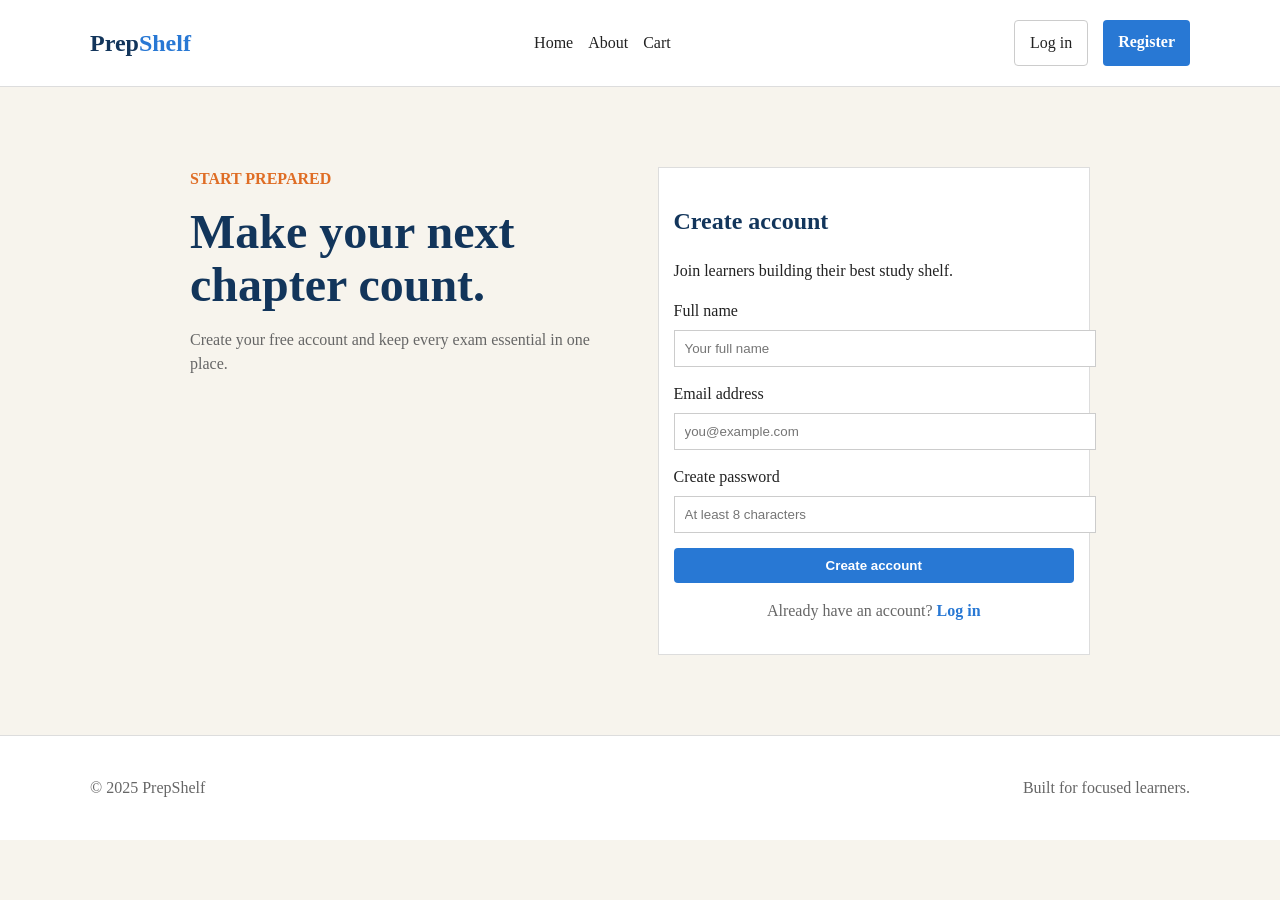
<file: e-commers/login.html>
<!DOCTYPE html>
<html lang="en">
<head>
    <meta charset="UTF-8">
    <meta name="viewport" content="width=device-width, initial-scale=1.0">
    <title>Log in</title>
    <link rel="icon" href="https://encrypted-tbn0.gstatic.com/images?q=tbn:ANd9GcS2-T8WRNCbMfn1VG8vs58NV5TMyD701wQ6b2Y_j5h_zg&s=10" type="image/x-icon">
    <link rel="stylesheet" href="styles.css">
    <script src="js/script.js" defer></script>
</head>
<body>
    <header class="site-header">
        <nav class="navbar" aria-label="Main navigation">
            <a class="logo" href="index.html">Prep<span>Shelf</span></a>
            <div class="nav-links"><a href="index.html">Home</a><a href="about.html">About</a><a href="cart.html">Cart</a></div>
            <div class="nav-actions"><a class="cart-link active" href="login.html">Log in</a><a class="button" href="register.html">Register</a></div>
        </nav>
    </header>
    <main class="auth-page">
        <div class="container auth-layout">
            <div class="auth-intro"><span class="eyebrow">Welcome back</span><h1>Keep your study momentum.</h1><p>Sign in to revisit your saved shelf and keep your preparation moving.</p></div>
            <form class="form-card" action="#" method="post" data-login-form>
                <h2>Log in</h2><p>Enter your PrepShelf account details.</p>
                <div class="form-group"><label for="email">Email address</label><input type="email" id="email" name="email" placeholder="you@example.com" required></div>
                <div class="form-group"><label for="password">Password</label><input type="password" id="password" name="password" placeholder="Enter your password" required></div>
                <button class="button" type="submit">Log in</button>
                <p class="form-footer">New to PrepShelf? <a href="register.html">Create an account</a></p>
            </form>
        </div>
    </main>
    <footer class="site-footer"><div class="container footer-content"><span>© 2025 PrepShelf</span><span>Built for focused learners.</span></div></footer>
</body>
</html>
</file>
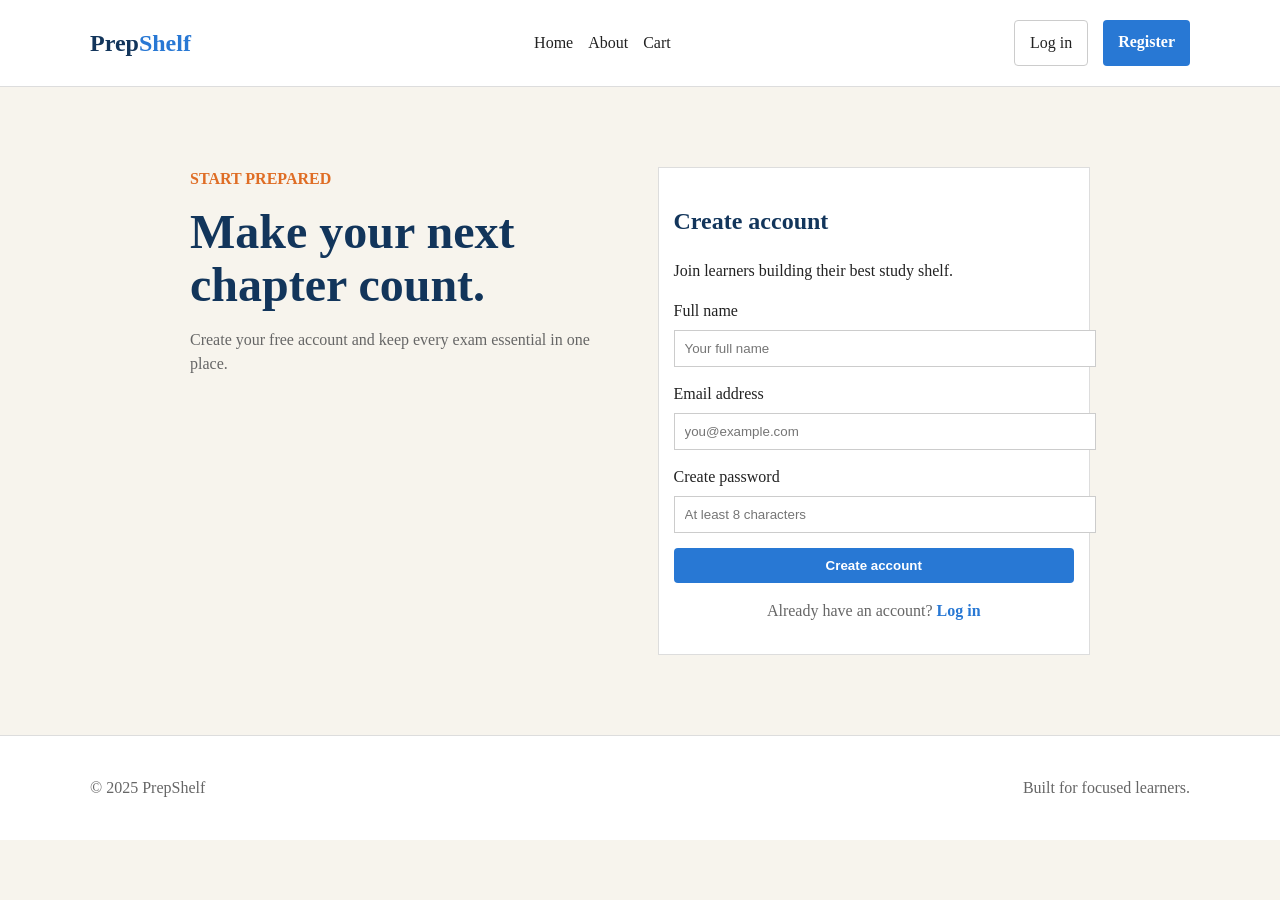
<file: e-commers/register.html>
<!DOCTYPE html>
<html lang="en">
<head>
    <meta charset="UTF-8">
    <meta name="viewport" content="width=device-width, initial-scale=1.0">
    <title>Register</title>
    <link rel="icon" href="https://encrypted-tbn0.gstatic.com/images?q=tbn:ANd9GcS2-T8WRNCbMfn1VG8vs58NV5TMyD701wQ6b2Y_j5h_zg&s=10" type="image/x-icon">
    <link rel="stylesheet" href="styles.css">
    <script src="js/script.js" defer></script>
</head>
<body>
    <header class="site-header">
        <nav class="navbar" aria-label="Main navigation">
            <a class="logo" href="index.html">Prep<span>Shelf</span></a>
            <div class="nav-links"><a href="index.html">Home</a><a href="about.html">About</a><a href="cart.html">Cart</a></div>
            <div class="nav-actions"><a class="cart-link" href="login.html">Log in</a><a class="button active" href="register.html">Register</a></div>
        </nav>
    </header>
    <main class="auth-page">
        <div class="container auth-layout">
            <div class="auth-intro"><span class="eyebrow">Start prepared</span><h1>Make your next chapter count.</h1><p>Create your free account and keep every exam essential in one place.</p></div>
            <form class="form-card" action="#" method="post" data-register-form>
                <h2>Create account</h2><p>Join learners building their best study shelf.</p>
                <div class="form-group"><label for="name">Full name</label><input type="text" id="name" name="name" placeholder="Your full name" required></div>
                <div class="form-group"><label for="email">Email address</label><input type="email" id="email" name="email" placeholder="you@example.com" required></div>
                <div class="form-group"><label for="password">Create password</label><input type="password" id="password" name="password" placeholder="At least 8 characters" required></div>
                <button class="button" type="submit">Create account</button>
                <p class="form-footer">Already have an account? <a href="login.html">Log in</a></p>
            </form>
        </div>
    </main>
    <footer class="site-footer"><div class="container footer-content"><span>© 2025 PrepShelf</span><span>Built for focused learners.</span></div></footer>
</body>
</html>
</file>
<file: animations/box.css>
div{
    height: 100px;
    width: 100px;
    background-color: aqua;
    border: 2px solid black;
    display: inline-block;
}
#box1{
    position: static;
    top: 50px;
    left: 50px;
}
#box2{
    position: relative;
    top: 10px;
    left: 20px;
}
#box3{
    position: sticky;
    top: 50px;
}
#box4{
    position: fixed;
    top: 10px;
}
#box5{
    position: absolute;
    top: 20px;
    left: 30px;
}
</file>
<file: transitions/style.css>
div{
    background-color: aquamarine;
    width: 200px;
    height: 200px;
    border-radius: 50%;
    justify-content: center;
    display: flex;
    align-items: center;
    transition-delay: aqua;
    transition: background-color 1s ease-in-out;
    transition-property: all;
    transition-duration: 3s;
    transition-delay: 5s;
}
div:hover{
    background-color: pink;
    transition: background-color 1s ease-in-out;
}
div:active{
    background-color: red;
}
</file>
<file: animations/ball.css>
.ball{
    height: 200px;
    width: 200px;
    background-color: red;
    border-radius: 50%;
    animation: ball 2s linear 2s infinite normal;
}
@keyframes ball {
    from{
        transform: translateY(-300px);
    }
    to{
        transform: translateY(300px);
    }
}
</file>
<file: animations/disco.css>
body{
    margin: 0px;
    height: 100vh;
    background-color: aqua;
    display: flex;
    justify-content: center;
    align-items: center;
    animation: disco 1s linear 2s infinite normal
}
h2{
    background-color: red;
}
@keyframes disco {
    0%{
        background-color: red;
    }
    15%{
        background-color: pink;
    }
    30%{
        background-color: green;
    }
    45%{
        background-color: blueviolet;
    }
    60%{
        background-color: brown;
    }
    75%{
        background-color: yellow;
    }

}
</file>
<file: animations/style.css>
div{
    height: 200px;
    width: 200px;
    background-color: #f3f3f3;
    border-radius: 50%;
    border: 20px solid #3498db;
    border-top: 20px solid #f3f3f3;
    animation: rotate 2s linear 2s infinite normal;
}
@keyframes rotate {
    from{
        transform: rotate(0deg);
    }
    to{
        transform: rotate(360deg);
    }
}
</file>
<file: e-commers/styles.css>
body {
    background: #f7f4ed;
    color: #222222;
    font-family: Georgia, "Times New Roman", serif;
    line-height: 1.5;
    margin: 0;
}

a {
    color: inherit;
    text-decoration: none;
}

img {
    max-width: 100%;
}

.site-header {
    background-color: white;
    border-bottom: 1px solid #dddddd;
}

.navbar,
.container {
    margin: auto;
    max-width: 1100px;
    padding: 20px;
}

.navbar {
    align-items: center;
    display: flex;
    justify-content: space-between;
}

.logo {
    color: #12355b;
    font-size: 24px;
    font-weight: bold;
}

.logo span {
    color: #2878d4;
}

.nav-links,
.nav-actions,
.hero-buttons {
    display: flex;
    gap: 15px;
}

.nav-links a:hover,
.nav-links a.active {
    color: #2878d4;
}

.button,
.cart-link {
    border-radius: 4px;
    display: inline-block;
    padding: 10px 15px;
}

.button {
    background-color: #2878d4;
    border: 0;
    color: white;
    cursor: pointer;
    font-weight: bold;
    text-align: center;
}

.button.secondary {
    background-color: #12355b;
}

.cart-link {
    border: 1px solid #cccccc;
}

.hero,
.page-banner {
    background-color: #fff1d6;
    padding: 60px 0;
}

.hero-grid,
.content-grid,
.auth-layout,
.cart-layout {
    display: grid;
    gap: 35px;
    grid-template-columns: 1fr 1fr;
}

.eyebrow {
    color: #df6d25;
    font-weight: bold;
    text-transform: uppercase;
}

h1 {
    color: #12355b;
    font-size: 48px;
    line-height: 1.1;
    margin: 15px 0;
}

h2 {
    color: #12355b;
}

.hero-copy p,
.page-banner p,
.content-copy p,
.auth-intro p {
    color: #666666;
}

.hero-art {
    background-color: #dcecff;
    min-height: 300px;
    padding: 25px;
}

.book-stack {
    margin: 70px auto 0;
    max-width: 280px;
}

.book {
    color: white;
    font-weight: bold;
    margin: 8px 0;
    padding: 20px;
    text-align: center;
}

.book.one { background-color: #e87b51; }
.book.two { background-color: #2878d4; }
.book.three { background-color: #238267; }

.section {
    padding: 55px 0;
}

.section-heading {
    margin-bottom: 25px;
}

.section-heading p {
    color: #666666;
}

.product-grid,
.feature-list {
    display: grid;
    gap: 20px;
    grid-template-columns: repeat(4, 1fr);
}

.product-card,
.form-card,
.cart-items,
.info-box {
    background-color: white;
    border: 1px solid #dddddd;
    padding: 15px;
}

.product-card {
    animation: card-appear 0.6s ease both;
    animation-timeline: view();
    animation-range: entry 0% entry 35%;
    transition: transform 0.25s ease, box-shadow 0.25s ease;
}

.product-card:hover {
    box-shadow: 0 8px 18px #0000001a;
    transform: translateY(-6px);
}

.product-card:nth-child(2) {
    animation-delay: 0.1s;
}

.product-card:nth-child(3) {
    animation-delay: 0.2s;
}

.product-card:nth-child(4) {
    animation-delay: 0.3s;
}

.product-image {
    background-color: #eef5ff;
    height: 220px;
    object-fit: contain;
    width: 100%;
}

.product-info h3 {
    font-size: 17px;
    margin-bottom: 5px;
}

.product-info p,
.cart-item p {
    color: #666666;
    font-size: 14px;
}

.price-row,
.summary-row,
.footer-content {
    align-items: center;
    display: flex;
    justify-content: space-between;
}

.price,
.cart-price {
    color: #12355b;
    font-weight: bold;
}

.small-button {
    background-color: #dcecff;
    color: #2878d4;
    padding: 6px 9px;
    border: 0;
    cursor: pointer;
    font: inherit;
    font-weight: bold;
}

.cart-badge { background: #df6d25; border-radius: 50%; color: white; display: inline-block; font-size: 12px; min-width: 20px; padding: 2px 5px; text-align: center; }
.stats-section { background: #e8dfcc; padding: 25px 0; }
.stats-grid { display: grid; gap: 15px; grid-template-columns: repeat(4, 1fr); text-align: center; }
.stats-grid strong, .stats-grid span { display: block; }
.stats-grid strong { color: #12355b; font-size: 30px; }
.stats-grid span { color: #666; font-size: 13px; text-transform: uppercase; }
.remove-item { background: transparent; border: 0; color: #df6d25; cursor: pointer; font: inherit; font-size: 13px; }
.empty-cart { padding: 35px; text-align: center; }
.coupon-box { border-bottom: 1px solid #55708e; padding-bottom: 12px; }
.coupon-box label { display: block; font-size: 13px; margin-bottom: 6px; }
.coupon-row { display: flex; gap: 6px; }
.coupon-row input { border: 0; min-width: 0; padding: 9px; width: 100%; }
.coupon-message { color: #d8e5f1; font-size: 12px; margin: 7px 0 0; }
.coupon-message.error { color: #ffd0b2; }
.coupon-message.success { color: #b9f0c7; }
.summary .button:disabled { background: #70849a; cursor: not-allowed; }

.feature-strip {
    background-color: #12355b;
    color: white;
    padding: 20px 0;
}

.feature-list {
    grid-template-columns: repeat(3, 1fr);
}

.feature-list strong,
.feature-list span {
    display: block;
}

.feature-list span {
    color: #cccccc;
    font-size: 14px;
}

.page-banner h1 {
    margin-bottom: 10px;
}

.info-box {
    background-color: #dcecff;
}

.auth-page {
    padding: 60px 0;
}

.auth-intro {
    animation: slide-in-left 0.7s ease both;
}

.auth-layout {
    max-width: 900px;
}

.form-card {
    animation: slide-in-right 0.7s ease both;
}

.form-card input {
    border: 1px solid #cccccc;
    margin: 7px 0 15px;
    padding: 10px;
    width: 100%;
}

.form-card .button {
    width: 100%;
}

.form-footer {
    color: #666666;
    text-align: center;
}

.form-footer a {
    color: #2878d4;
    font-weight: bold;
}

.cart-layout {
    grid-template-columns: 2fr 1fr;
}

.cart-item {
    align-items: center;
    border-bottom: 1px solid #dddddd;
    display: grid;
    gap: 15px;
    grid-template-columns: 80px 1fr auto;
    padding: 15px;
}

.cart-item:last-child {
    border-bottom: 0;
}

.cart-item img {
    height: 90px;
    object-fit: contain;
    width: 70px;
}

.summary {
    background-color: #12355b;
    color: white;
    padding: 20px;
}

.summary h2 {
    color: white;
}

.summary-row {
    border-bottom: 1px solid #55708e;
    padding: 10px 0;
}

.summary .button {
    background-color: #df6d25;
    margin-top: 15px;
    width: 100%;
}

@keyframes card-appear {
    from {
        opacity: 0;
        transform: translateY(20px);
    }

    to {
        opacity: 1;
        transform: translateY(0);
    }
}

@keyframes slide-in-left {
    from {
        opacity: 0;
        transform: translateX(-25px);
    }

    to {
        opacity: 1;
        transform: translateX(0);
    }
}

@keyframes slide-in-right {
    from {
        opacity: 0;
        transform: translateX(25px);
    }

    to {
        opacity: 1;
        transform: translateX(0);
    }
}

.site-footer {
    background-color: white;
    border-top: 1px solid #dddddd;
    color: #666666;
    padding: 20px 0;
}

@media (max-width: 700px) {
    .navbar,
    .nav-links,
    .nav-actions,
    .footer-content {
        align-items: flex-start;
        flex-direction: column;
    }

    .hero-grid,
    .content-grid,
    .auth-layout,
    .cart-layout,
    .product-grid,
    .feature-list,
    .stats-grid {
        grid-template-columns: 1fr;
    }

    h1 {
        font-size: 36px;
    }
}

@media (prefers-reduced-motion: reduce) {
    .product-card,
    .auth-intro,
    .form-card {
        animation: none;
        transition: none;
    }
}
</file>
